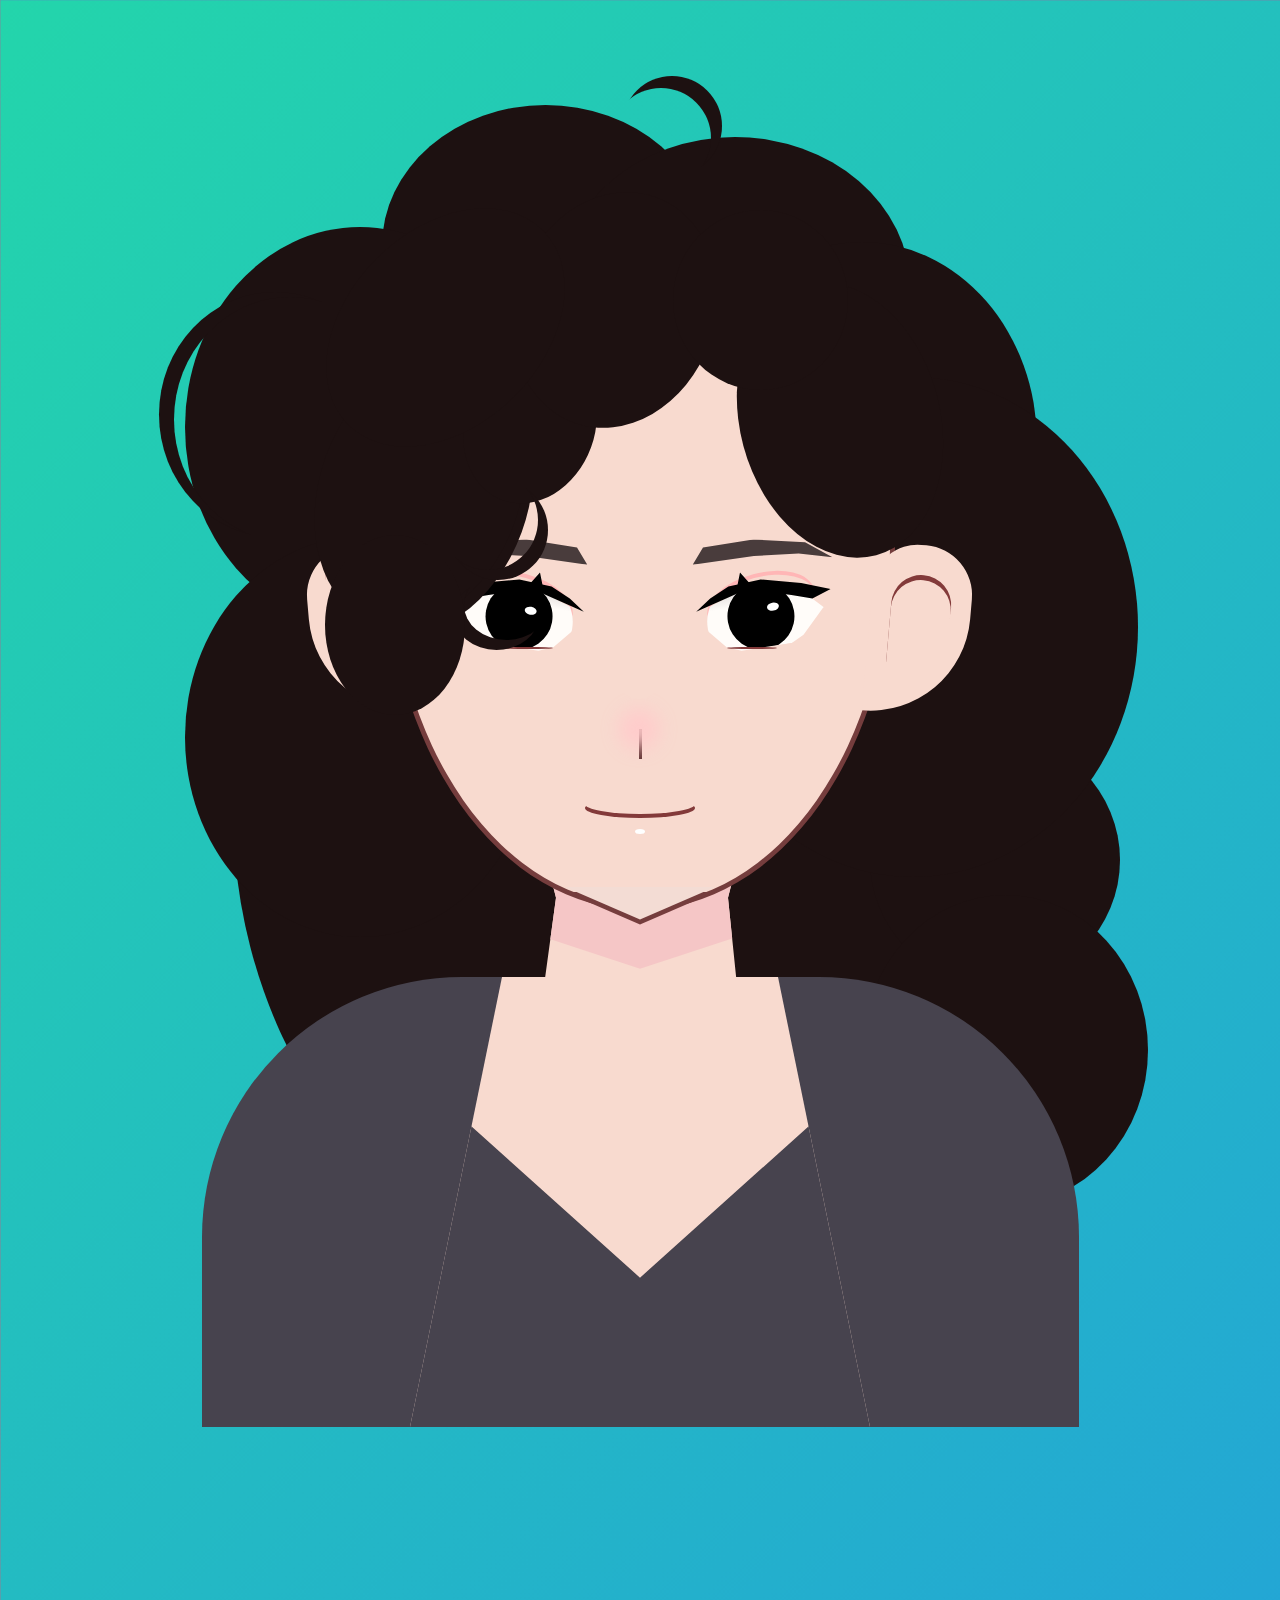
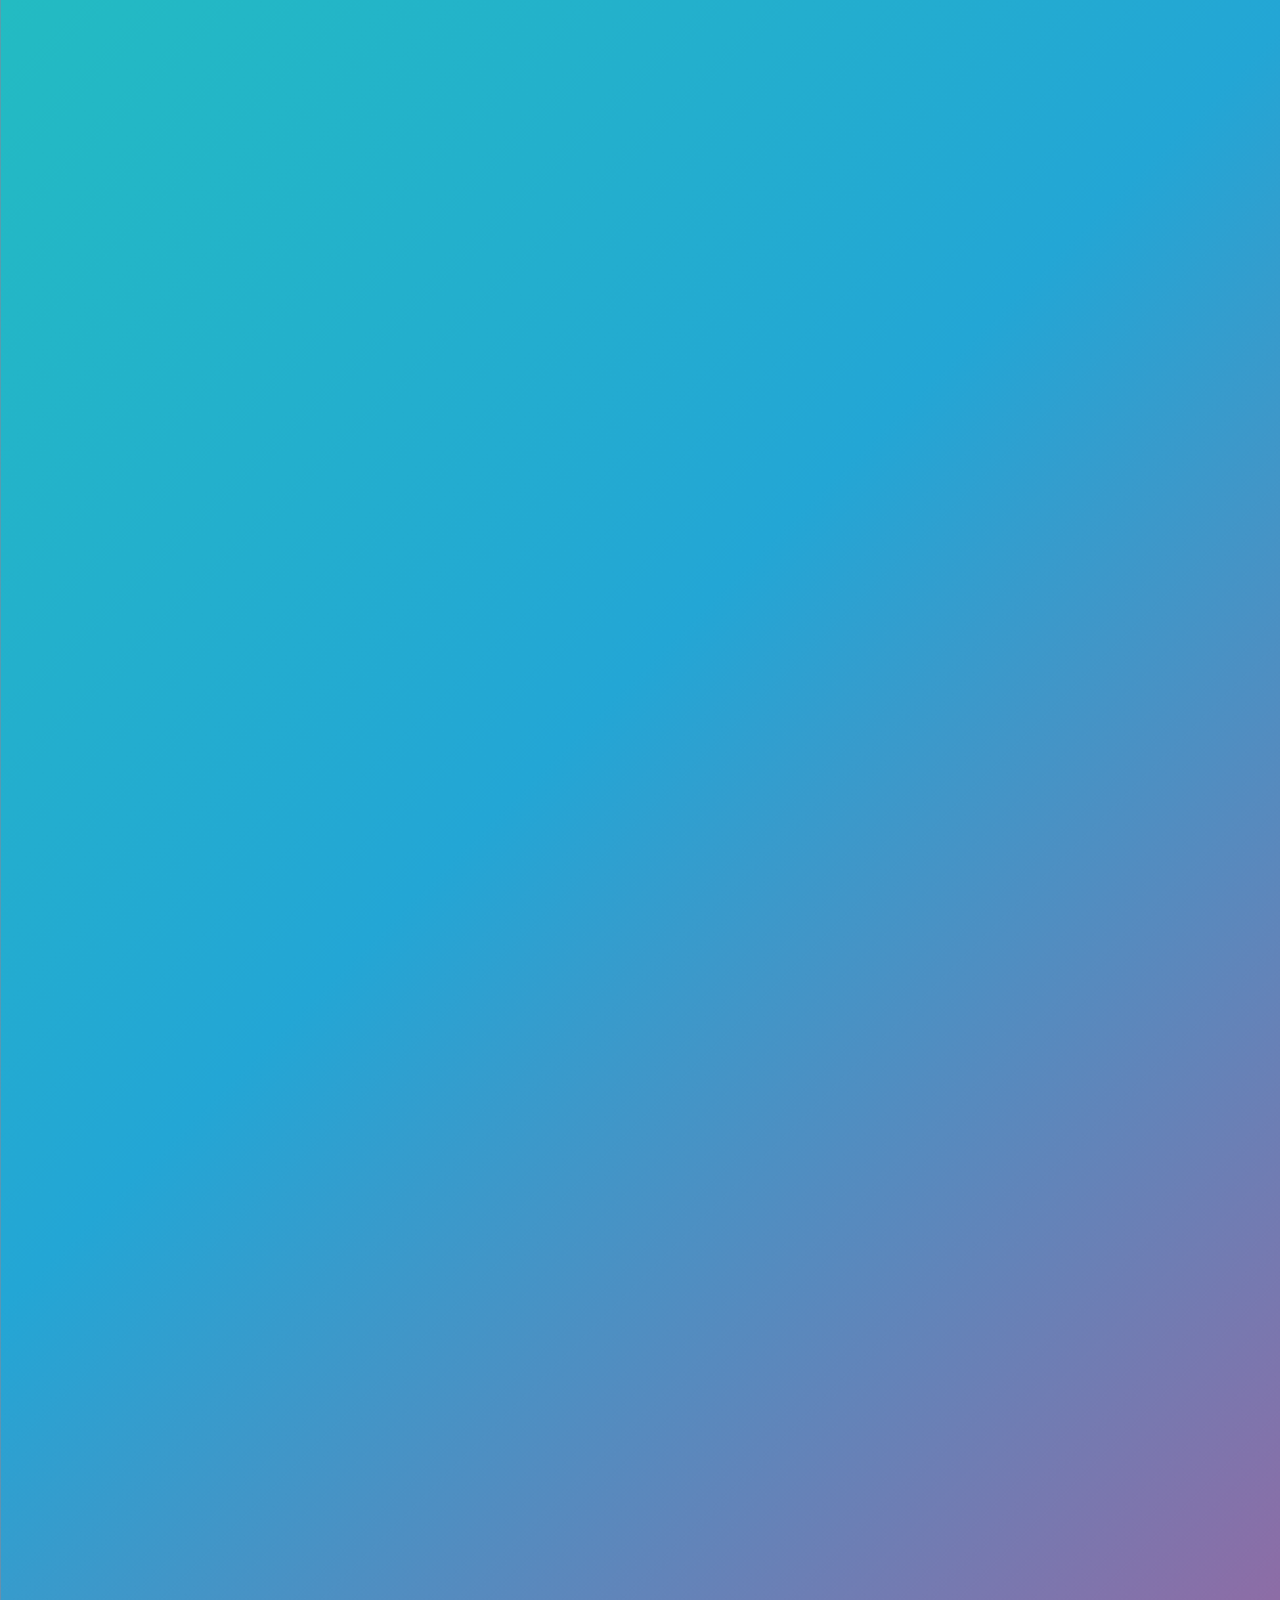
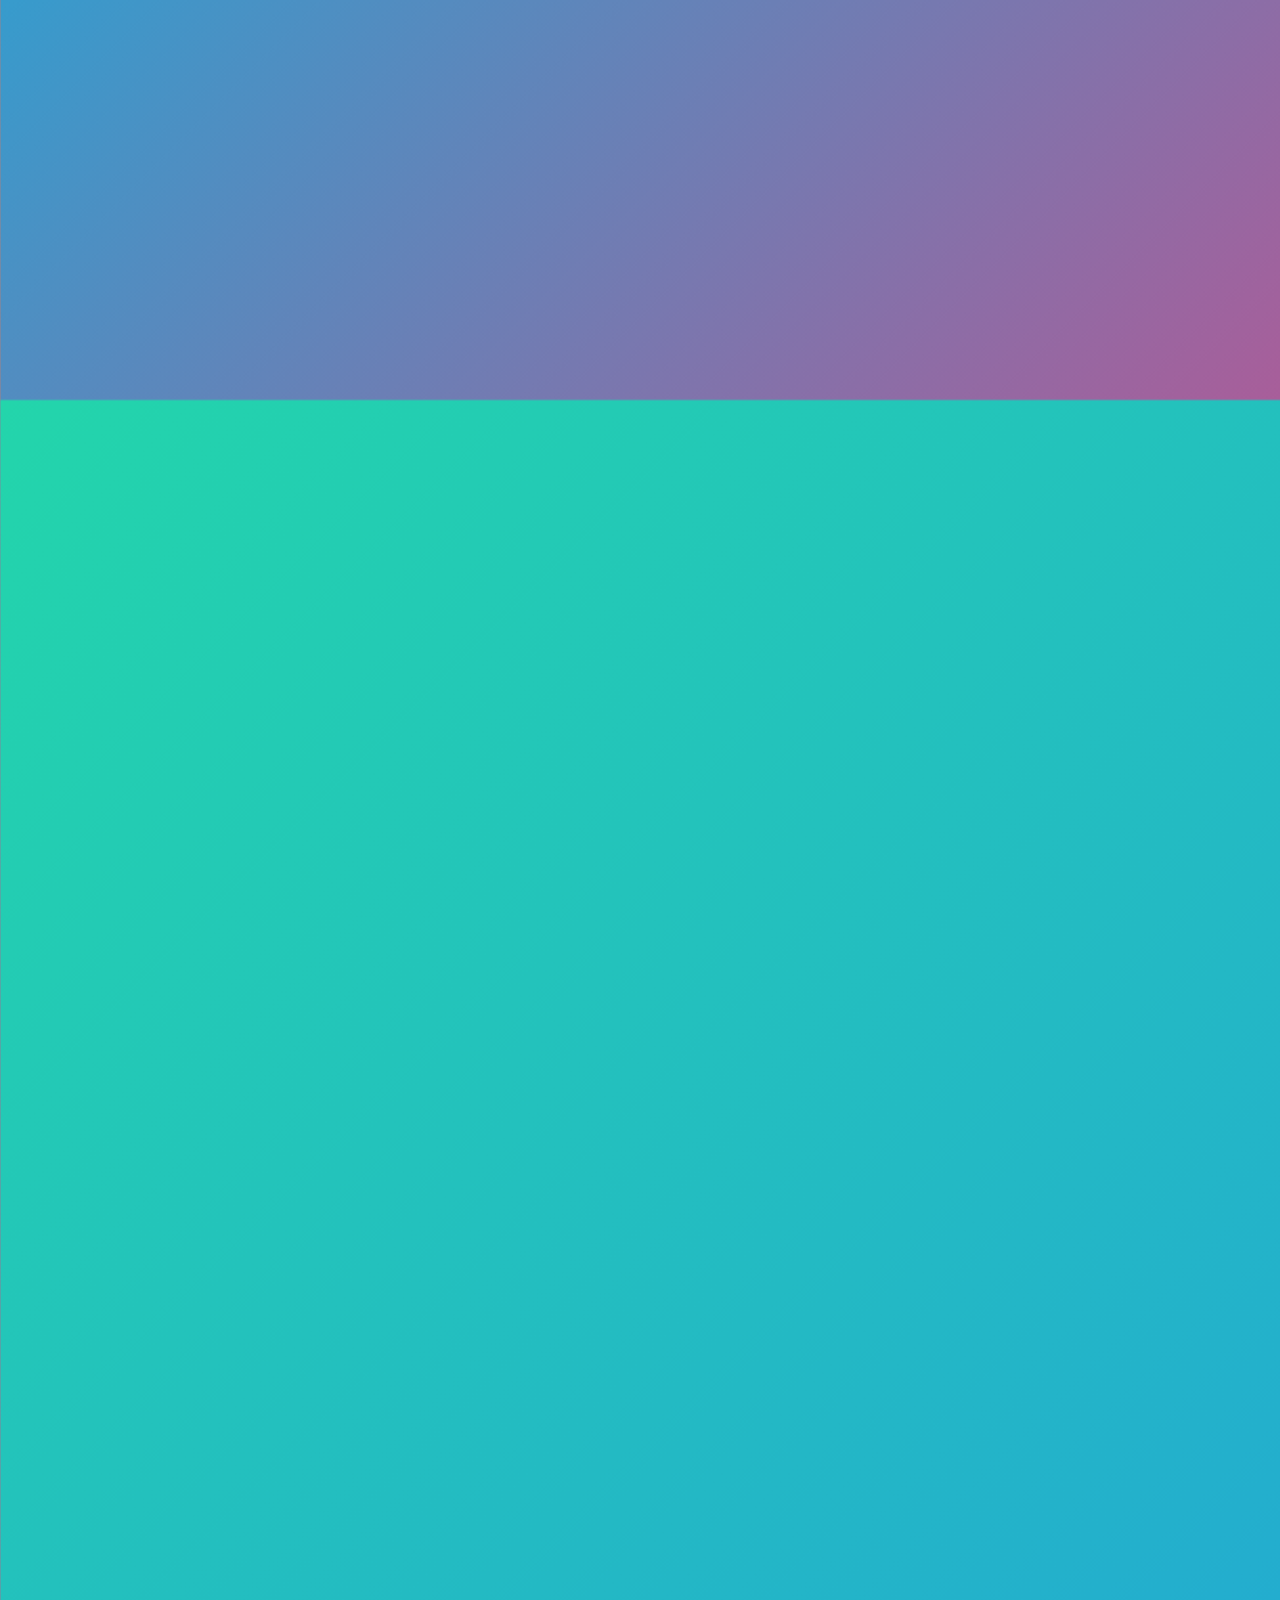
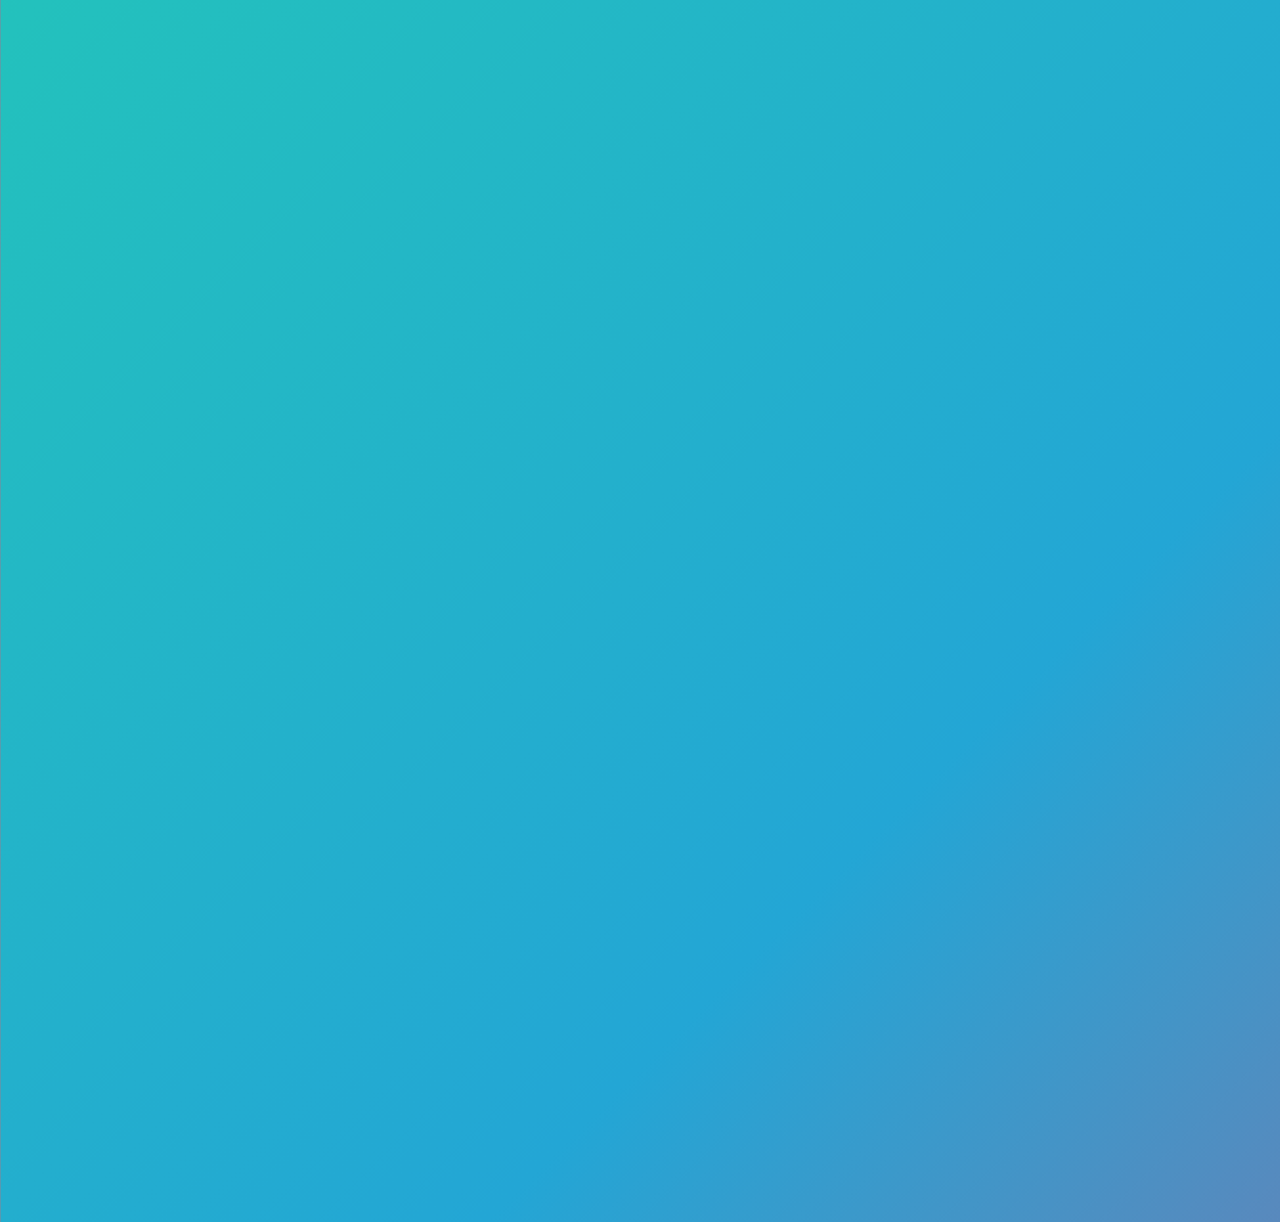
<file: MP08UF01009_ruizP_careta/index.html>
<!DOCTYPE html>
<html lang="en">
<head>
    <meta charset="UTF-8">
    <meta name="viewport" content="width=device-width, initial-scale=1.0">
    <title>pruiz</title>
    <link rel="stylesheet" href="css/style.css">
</head>
<body>
    <div class="cap" id="pruiz">
        <div class="serrell">
            <div class="flequillo f1"></div>
            <div class="flequillo f2"></div>
            <div class="flequillo f3"></div>
            <div class="flequillo f4"></div>
            <div class="flequillo f5"></div>
            <div class="flequillo f6"></div>
            <div class="flequillo f7"></div>
            <div class="flequillo f8"></div>
            <div class="flequillo f9"></div>
            <div class="flequillo f10"></div>
            <div class="flequillo f11"></div>
            <div class="flequillo f12"></div>
            <div class="flequillo f13"></div>
            <div class="flequillo f14"></div>
        </div>
        <div class="cara">
            <div class="front">
                <div class="ceja cj1"></div>
                <div class="ceja cj2"></div>
            </div>
            <div class="mirada">
                <div class="eyeliner e1"></div>
                <div class="eyeliner e2"></div>
                <div class="ull">
                    <div class="iris">
                        <div class="pupila">
                            <div class="linOjo">
                                <div class="brilloOjo"></div>
                                <div class="star"></div>
                            </div>
                        </div>
                    </div>
                    <div class="reflex"></div>
                </div>
                <div class="ull u2">
                    <div class="iris">
                        <div class="pupila">
                             <div class="brilloOjo bo1"></div>
                        </div>
                        <div class="reflex"></div>
                    </div>
                </div>
                <div class="parpado"></div>
                <div class="parpado p2"></div>
                <div class="pinferior pi1"></div>
                <div class="pinferior pi2"></div>
                <div class="pestanyes">
                    <div class="pestanya el1"></div>
                    <div class="pestanya el2"></div>
                </div>
            </div>
            <div class="orelles">
                <div class="orella o1">
                    <div class="interiororella io1"></div>
                </div>
                <div class="orella o2">
                    <div class="pendiente">
                        <div class="penddiente2"></div>
                    </div>
                    <div class="interiororella io2"></div>
                </div>
            </div>
            <div class="nas">
                <div class="nassdw"></div>
            </div>
            <div class="boca">
                <div class="toplip"></div>
                <div class="botlip"></div>
                <div class="brilloBoca"></div>
            </div>
            <div class="barbeta b1"></div>
            <div class="barbeta b2"></div>

        </div>
        <div class="coll">
            <div class="sdwColl"></div>
        </div>
        <div class="pelos">
            <div class="pelo c1"></div>
            <div class="pelo c2"></div>
            <div class="pelo c3"></div>
            <div class="pelo c4"></div>
            <div class="pelo c5"></div>
            <div class="pelo c6"></div>
            <div class="pelo c7"></div>
            <div class="pelo c8"></div>
            <div class="pelo c9"></div>
            <div class="pelo c10"></div>
            <div class="pelo c11"></div>
            <div class="pelo c12"></div>
            <div class="pelo c13"></div>
        </div>
        <div class="samarreta">
            <div class="s1">
                <div class="s3"></div>
            </div>
            <div class="s2"></div>
        </div>
       
    </div>
</body>
</html>
</file>
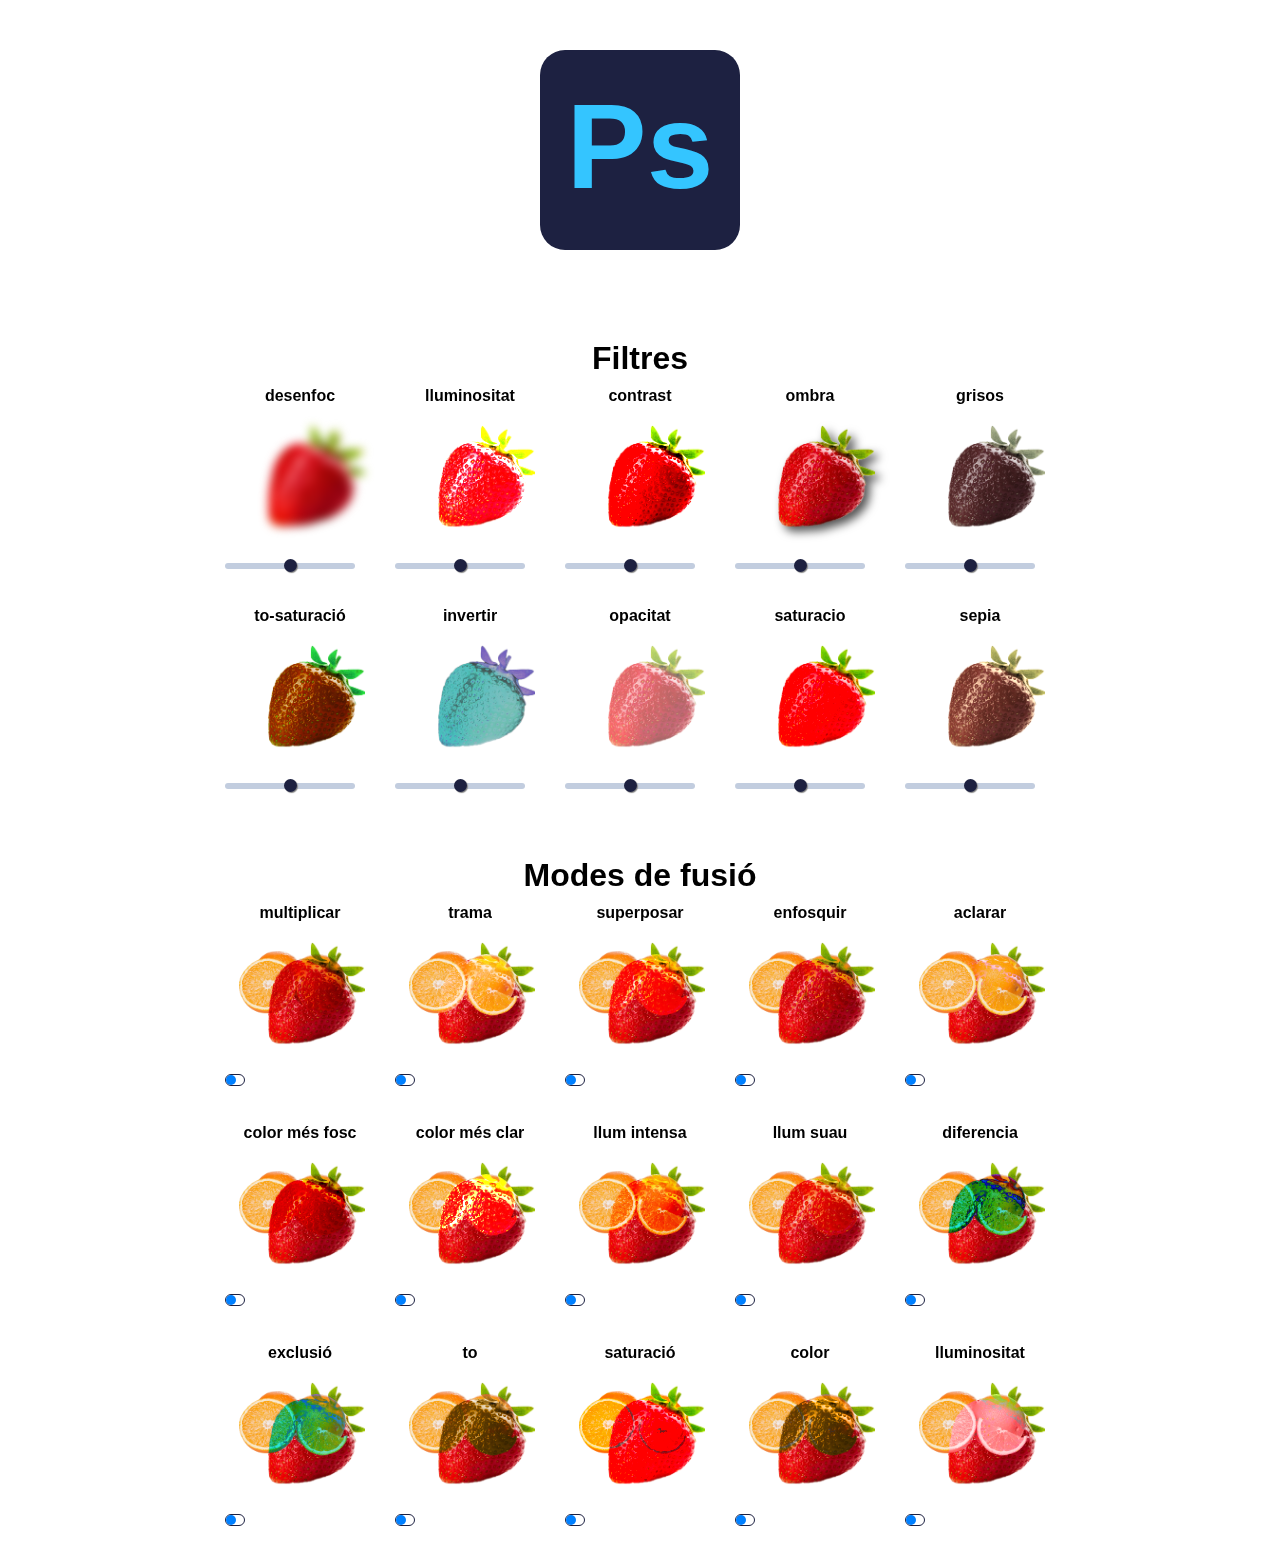
<file: MP08UF02002_ruizP_photoshop/index.html>
<!DOCTYPE html>
<html lang="en">
<head>
    <meta charset="UTF-8">
    <meta name="viewport" content="width=device-width, initial-scale=1.0">
    <title>Fruit</title>
    <link rel="stylesheet" href="css/style.css">
</head>
<body>
    <div class="logo">Ps</div>
    <div class="filtes">
        <h1>Filtres</h1>

        <div class="filtres"></div>
        <div class="fil desenfoc">
            <h2>desenfoc</h2>
            <div class="imatge"></div>
            <input type="range">
        </div>
        <div class="fil lluminositat">
            <h2>lluminositat</h2>
            <div class="imatge"></div>
            <input type="range">
        </div>
        <div class="fil contrast">
            <h2>contrast</h2>
            <div class="imatge"></div>
            <input type="range">
        </div>
        <div class="fil ombra">
            <h2>ombra</h2>
            <div class="imatge"></div>
            <input type="range">
        </div>
        <div class="fil grisos">
            <h2>grisos</h2>
            <div class="imatge"></div>
            <input type="range">
        </div>
        <div class="fil to-saturacio">
            <h2>to-saturació</h2>
            <div class="imatge"></div>
            <input type="range">
        </div>
        <div class="fil invertir">
            <h2>invertir</h2>
            <div class="imatge"></div>
            <input type="range">
        </div>
        <div class="fil opacitat">
            <h2>opacitat</h2>
            <div class="imatge"></div>
            <input type="range">
        </div>
        <div class="fil saturacio">
            <h2>saturacio</h2>
            <div class="imatge"></div>
            <input type="range">
        </div>
        <div class="fil sepia">
            <h2>sepia</h2>
            <div class="imatge"></div>
            <input type="range">
        </div>
    </div>
    <div class="fusions">
        <h1>Modes de fusió</h1>
        <div class="fil multiplicar">
            <h2>multiplicar</h2>
            <div class="imatge">
                <div class="superposada"></div>
            </div>
            <input type="checkbox">
        </div>
        <div class="fil trama">
            <h2>trama</h2>
            <div class="imatge">
                <div class="superposada"></div>
            </div>
            <input type="checkbox">
        </div>
        <div class="fil superposar">
            <h2>superposar</h2>
            <div class="imatge">
                <div class="superposada"></div>
            </div>
            <input type="checkbox">
        </div>
        <div class="fil enfosquir">
            <h2>enfosquir</h2>
            <div class="imatge">
                <div class="superposada"></div>
            </div>
            <input type="checkbox">
        </div>
        <div class="fil aclarar">
            <h2>aclarar</h2>
            <div class="imatge">
                <div class="superposada"></div>
            </div>
            <input type="checkbox">
        </div>
        <div class="fil colorfosc">
            <h2>color més fosc</h2>
            <div class="imatge">
                <div class="superposada"></div>
            </div>
            <input type="checkbox">
        </div>
        <div class="fil colorclar">
            <h2>color més clar</h2>
            <div class="imatge">
                <div class="superposada"></div>
            </div>
            <input type="checkbox">
        </div>
        <div class="fil llumintensa">
            <h2>llum intensa</h2>
            <div class="imatge">
                <div class="superposada"></div>
            </div>
            <input type="checkbox">
        </div>
        <div class="fil llumsuau">
            <h2>llum suau</h2>
            <div class="imatge">
                <div class="superposada"></div>
            </div>
            <input type="checkbox">
        </div>
        <div class="fil diferencia">
            <h2>diferencia</h2>
            <div class="imatge">
                <div class="superposada"></div>
            </div>
            <input type="checkbox">
        </div>
        <div class="fil exclusio">
            <h2>exclusió</h2>
            <div class="imatge">
                <div class="superposada"></div>
            </div>
            <input type="checkbox">
        </div>
        <div class="fil to">
            <h2>to</h2>
            <div class="imatge">
                <div class="superposada"></div>
            </div>
            <input type="checkbox">
        </div>
        <div class="fil saturacio">
            <h2>saturació</h2>
            <div class="imatge">
                <div class="superposada"></div>
            </div>
            <input type="checkbox">
        </div>
        <div class="fil color">
            <h2>color</h2>
            <div class="imatge">
                <div class="superposada"></div>
            </div>
            <input type="checkbox">
        </div>
        <div class="fil brillantor">
            <h2>lluminositat</h2>
            <div class="imatge">
                <div class="superposada"></div>
            </div>
            <input type="checkbox">
        </div>
    </div>

</body>
</html>
</file>
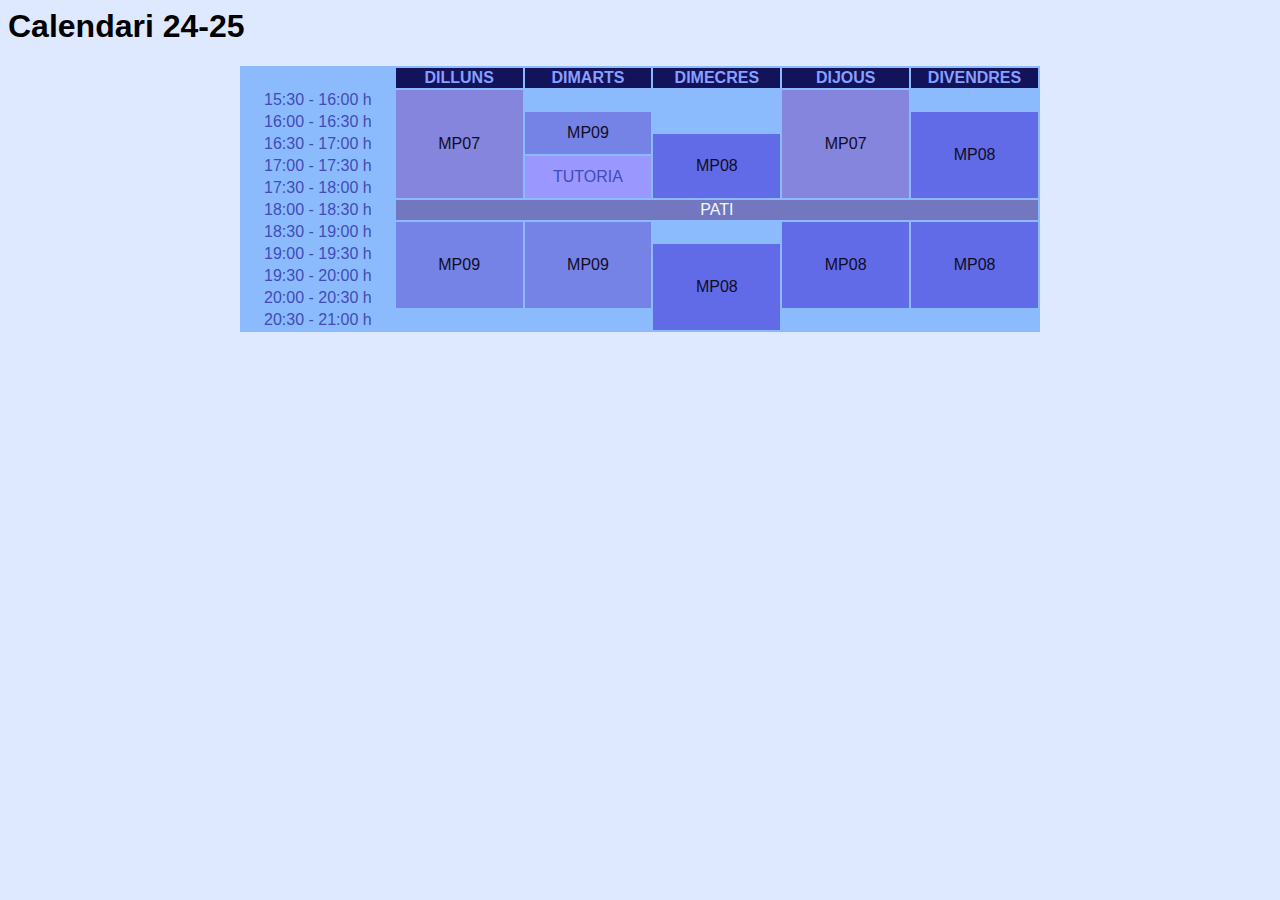
<file: MP08UF1002_ruizP_calendari/index.html>
<html>
    <head>
        <title> Calendari</title>
        <style>
            body {
                background-color: rgb(222, 232, 255);
                font-family: 'Trebuchet MS', 'Lucida Sans Unicode', 'Lucida Grande', 'Lucida Sans', Arial, sans-serif;
            }
            table{
                color: rgb(66, 75, 182);
                background-color: rgb(139, 187, 253);
                width: 800px;
                margin: auto;
                text-align: center;
            }
            th{
                color: rgb(136, 160, 255);
                background-color: rgb(19, 19, 92);
            }
            .MP07{
                background-color: rgb(133, 133, 222);
            }
            .MP07:hover{
                background-color: rgb(98, 0, 255);
            }
            .MP08{
                background-color: rgb(98, 107, 231);
            }
            .MP08:hover{
                background-color: blueviolet;
                color: antiquewhite;
            }
            .MP09{
                background-color: rgb(118, 131, 230);
            }
            .PATI{
                background-color: rgb(115, 119, 192);
                color: aliceblue;
            }
            .TUTORIA{
                background-color: rgb(154, 151, 255);
            }
            .TUTORIA:hover{
                background-color: aliceblue;
            }
            /* Com combinar etiquetes/estils */
            .mp07, .mp08,.mp09 {
                color: rgb(16, 12, 37);
            }
            .MP09:hover, .MP08:hover, .MP07:hover, .TUTORIA:hover{
                background-color: darkslateblue;     
                color: aliceblue;
           }

        </style>
    </head>
    <body >
        <h1>Calendari 24-25</h1>

        <table>
            <!--fila1>casella+casella+casella / tr= tableRow td= table division-->
           
            <tr>
                <td width="120px"></td>
                <th width="100px">DILLUNS</th>
                <th width="100px">DIMARTS</th>
                <th width="100px">DIMECRES</th>
                <th width="100px">DIJOUS</th>
                <th width="100px">DIVENDRES</th>
            </tr>
            <tr> 
                <td>15:30 - 16:00 h</td>
                <td rowspan="5" class="MP07">MP07</td>
                <td></td>
                <td></td>
                <td rowspan="5"class="MP07">MP07</td>
                <td></td>
            </tr>
            <tr>
                <td>16:00 - 16:30 h</td>
                <td rowspan="2" class="MP09">MP09</td>
                <td></td>
                <td rowspan="4" class="MP08">MP08</td> 
            </tr>
            <tr>
                <td>16:30 - 17:00 h</td>
                <td rowspan="3" class="MP08">MP08</td> 
            </tr>
            <tr>
                <td>17:00 - 17:30 h</td>
                <td rowspan="2" class="TUTORIA">TUTORIA</td>
            <tr> 
                <td>17:30 - 18:00 h</td>
            </tr>
            <tr>
                <td>18:00 - 18:30 h</td>
                <td colspan="5" class="PATI">PATI</td>           
            </tr> 
            <tr>
                <td>18:30 - 19:00 h</td>
                <td rowspan="4" class="MP09">MP09</td>
                <td rowspan="4" class="MP09">MP09</td>
                <td></td>
                <td rowspan="4" class="MP08">MP08</td>
                <td rowspan="4" class="MP08">MP08</td>
            </tr>
            <tr>
                <td>19:00 - 19:30 h</td>
                <td rowspan="4" class="MP08">MP08</td>
            </tr>
            <tr>
                <td>19:30 - 20:00 h</td>
            </tr>
            <tr>
                <td>20:00 - 20:30 h</td>
            </tr>
            <tr>
                <td>20:30 - 21:00 h</td>
                <td></td>
                <td></td>
                <td></td>
                <td></td>
            </tr>
        </table>
    </body>
</html>
</file>
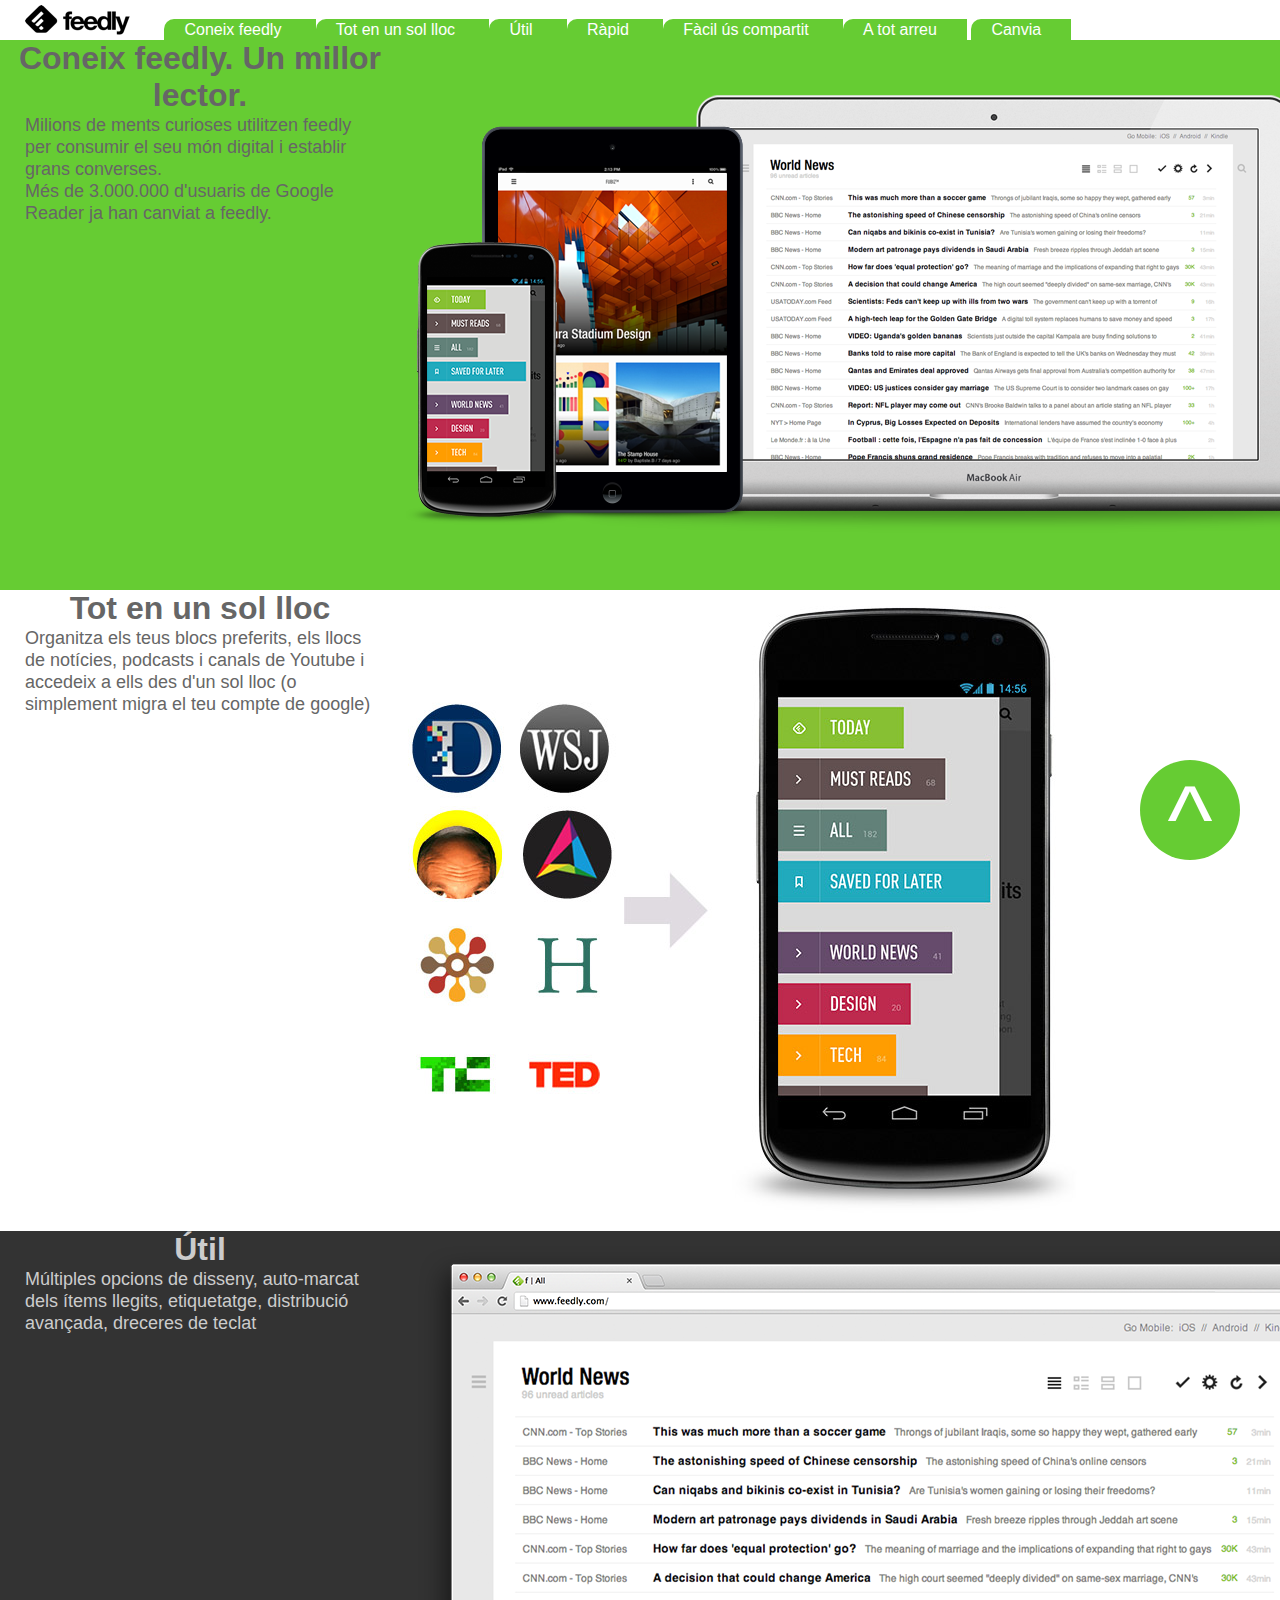
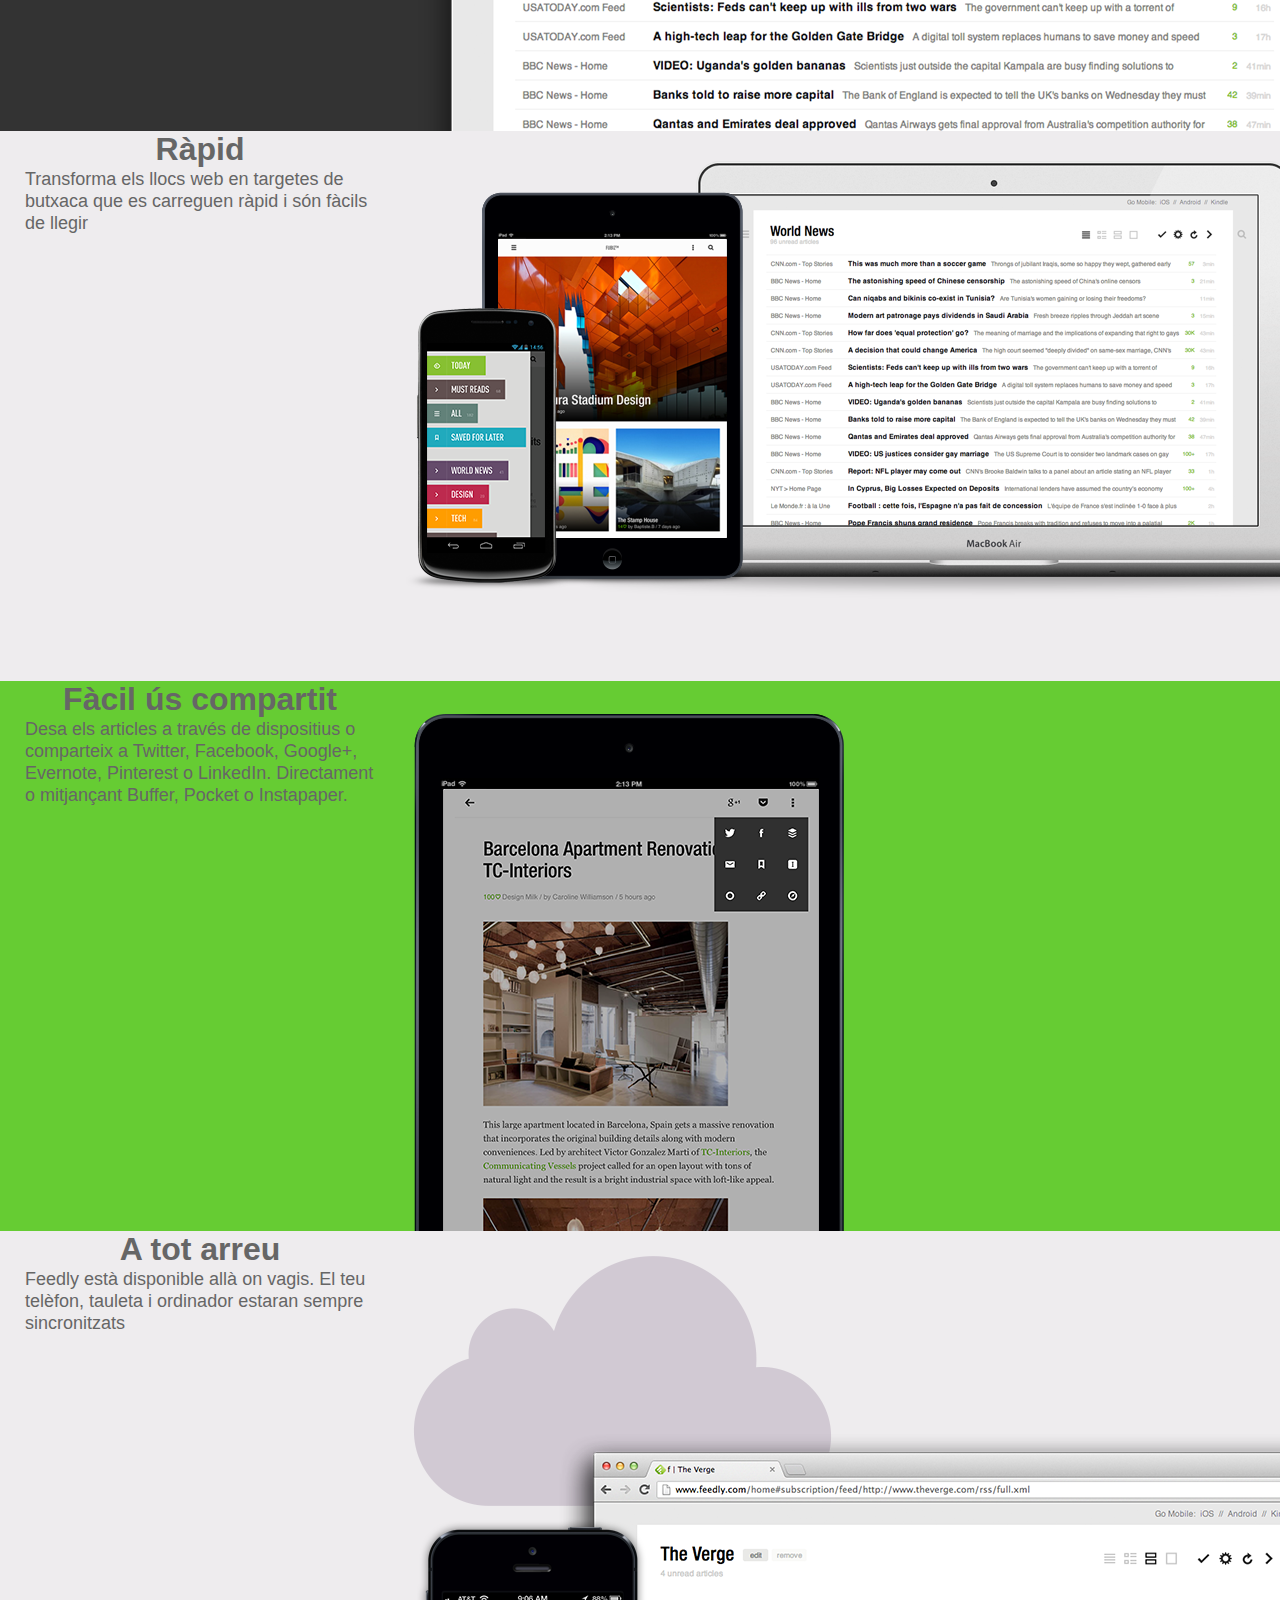
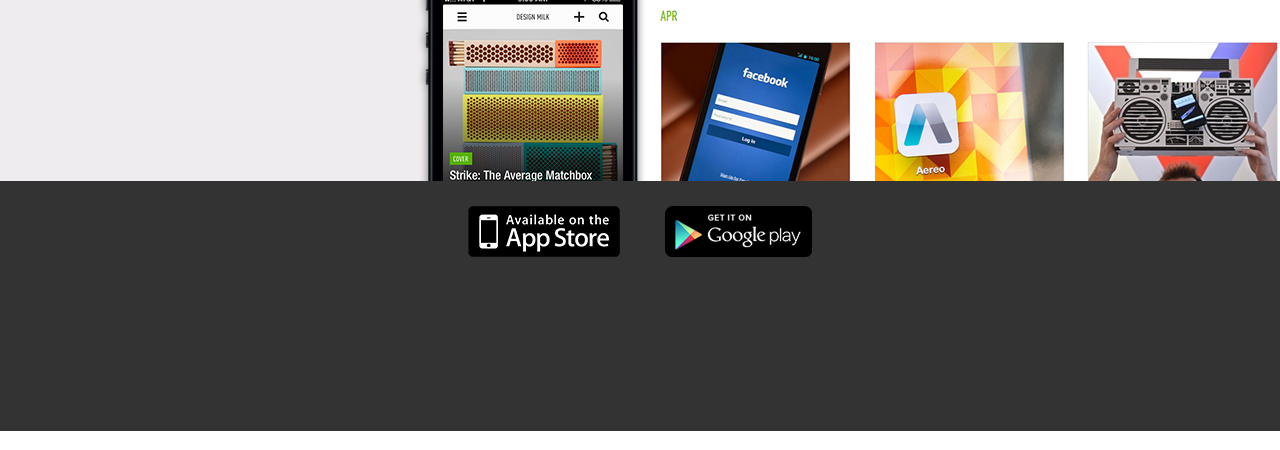
<file: MP08UF1003_ruizP_feedly/index.html>
<!DOCTYPE html>
<html lang="en">
<head>
    <meta charset="UTF-8">
    <meta name="viewport" content="width=device-width, initial-scale=1.0">
    <title>Document</title>
    <style>
        body{
            margin:0;
            color: #666;
            font-family: helvetica;
        }
        h1{
            margin: 0;
            padding: 0;
            text-align: center;
            width: 400px;
        }
        p{
            margin:0;
            font-size: 1.125rem;
            line-height: 1.375rem;
            width: 350px;
            padding: 0 25px;
        }
        .clar{
            color: #ccc;
        }
        .navegacio{
            background-color: white;
            padding: 0px;
        } 
        .coneix{
            height: 550px;
            background-color: #6c3;
            background-image: url(img/img-hero-full-list.png); /*--> poner una imagen de fondo */
            background-repeat: no-repeat;
            background-position: 400px 25px;
        } 
        .tot{
            height: 641px;
            background-color: #ffffff;
            background-image: url(img/allinone.jpg);
            background-repeat: no-repeat;
            background-position: 400px 0px;
        }
        .util{
            height: 500px;
            background-color: #333;
            background-image: url(img/curator-short.png);
            background-repeat: no-repeat;
            background-position: 400px 0px;
        }
        .rapid{
            height: 550px;
            background-color: #eeecee;
            background-image: url(img/img-hero-full-list.png);
            background-repeat: no-repeat;
            background-position: 400px 0px;
        }
        .facil{
            height: 550px;
            background-image: url(img/mobile-share.png);
            background-repeat: no-repeat;
            background-position: 400px 15px;
        }
        .arreu{
            height: 550px;
            background-color: #eeecee;
            background-image: url(img/anywhere.png);
            background-repeat: no-repeat;
            background-position: 400px 10px;
        }
        .descarrega{
            height: 200px;
            background-color: #333;
            text-align: center;
            padding: 25px;
        }
        ul{
            padding: 5px;
            margin:0px;
        }
        li{
            padding: 0 10px 0 0;
        }
        a:link{
            color: #ffffff;
            text-decoration: none;
            background-color: #6c3;
            text-align: center;
        }
        a:hover{
            color: #6c3;
            background-color: #666;
        }
        .sensestil{
            background-color: transparent;

        }
        .sensestil:link{
            background-color: transparent;    
        }
        .tornar{
            width: 100px;
            height: 100px;
            background-color: #6c3;
            border-radius: 50px;
            text-align: center;
            color: white;
            font-size: 6rem;
            line-height: 7.5rem;
            margin: 0 0 0 10px; 
            position: fixed;
            right: 40px;
            bottom: 40px;
        }
        .tornar:hover{
            background-color: #666;
        }
        @media screen and (min-width: 480px) {
            .navegacio{
            height: 40px;
            } 
            .coneix, .facil{
            background-color: #6c3;
            }        
            a:link{
                background-color: #6c3;
                border-radius: 10px 0px 0px 0px;
                padding: 2px 20px;
            }
            li{
                display: inline;
            }

        }
        /*-----MOVIL-----*/
        @media screen and (max-width: 480px) {
            
            .navegacio{
            height: ;
            } 
            .coneix, .facil{
            background-color: #858FB4;
            color: white;
            }   
            a:link{
                background-color: #858FB4;
                border-radius: 0px;
                padding: 0px;
                color: #666;
                
            }     
            li{
                display: block;
                background: #858FB4;
                margin: 1px 0;
                padding: 5px;
            }
            a:visited{
                color: white;
            }
            li:hover{
                background-color: #93a4e6;
            }
            ul{
                padding: 0;
            }

            .coneix, .tot, .arreu, .rapid, .facil, .canvia, .util{
                background-position: 0px 300px;
                background-size: 100vw;
            }
        }
    </style>
</head>
<body>
    <div class="navegacio" id="inici">
        <ul>
            <a href="#inici" style="background-color: white;"><li style="background-color: white;"><img src="img/feedly-logo-small-black.png"></li></a>
            <a href="#coneix"><li> Coneix feedly </li></a>
            <a href="#tot"><li> Tot en un sol lloc </li></a>
            <a href="#util"><li> Útil </li></a>
            <a href="#rapid"><li> Ràpid </li></a>
            <a href="#facil"><li> Fàcil ús compartit </li></a>
            <a href="#arreu"><li> A tot arreu</li></a>
            <a href="#descarrega"><li> Canvia </li></a>
        </ul>
    </div>
    <div class="coneix" id="coneix">
        <h1>Coneix feedly. Un millor lector.</h1>
        <p>Milions de ments curioses utilitzen feedly per consumir el seu món digital i establir grans converses.</p>
        <p>Més de 3.000.000 d'usuaris de Google Reader ja han canviat a feedly.</p>
    </div>
    <div class="tot" id="tot">
        <h1>Tot en un sol lloc</h1>
        <p> Organitza els teus blocs preferits, els llocs de notícies, podcasts i canals de Youtube i accedeix a ells des d'un sol lloc (o simplement migra el teu compte de google) </p>
    </div>
    <div class="util clar" id="util">
        <h1>Útil</h1>
        <p> Múltiples opcions de disseny, auto-marcat dels ítems llegits, etiquetatge, distribució avançada, dreceres de teclat</p>
    </div>
    <div class="rapid" id="rapid">
        <h1>Ràpid</h1>
        <p>Transforma els llocs web en targetes de butxaca que es carreguen ràpid i són fàcils de llegir</p>
    </div>
    <div class="facil" id="facil">
        <h1>Fàcil ús compartit</h1>
        <p> Desa els articles a través de dispositius o comparteix a Twitter, Facebook, Google+, Evernote, Pinterest o LinkedIn. Directament o mitjançant Buffer, Pocket o Instapaper.</p>
    </div>
    <div class="arreu" id="arreu">
        <h1>A tot arreu</h1>
        <p>Feedly està disponible allà on vagis. El teu telèfon, tauleta i ordinador estaran sempre sincronitzats</p>
    </div>
    <div class="descarrega" id="descarrega">
        <a href="https://apps.apple.com/es/app/feedly-smart-news-reader/id396069556" target="_blank" class="sensestil"><img src="img/appstore.png" alt=""></a>
        <span></span>
        <a href="https://play.google.com/store/apps/details?id=com.devhd.feedly&hl=ca&pli=1" target="_blank" class="sensestil"><img src="img/googleplay.png" alt=""></a>
    </div>
    <a class="sensestil" href="#inici"><div class="tornar">^</div></a>
</body>
</html>

<!---->
</file>
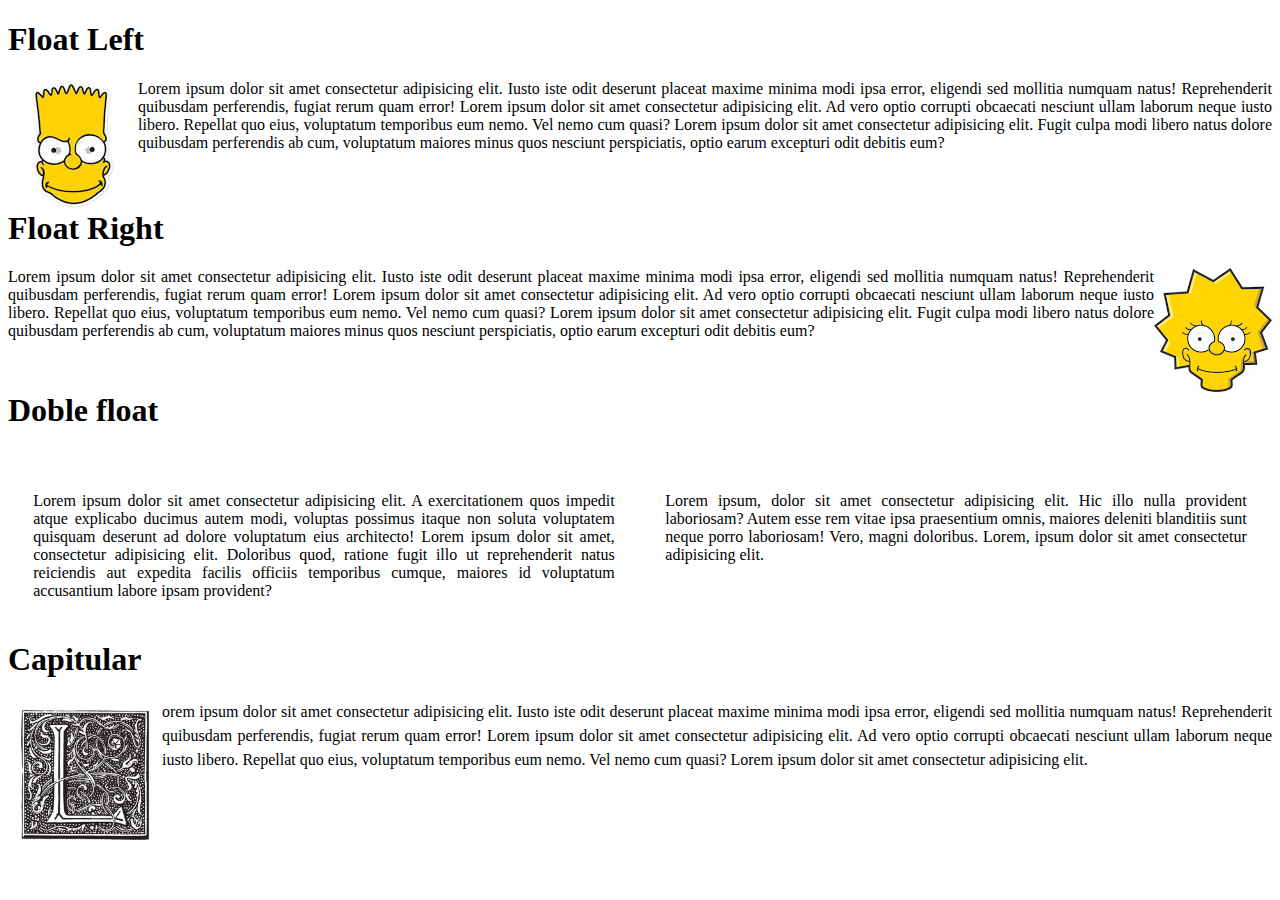
<file: MP08UF1004_ruizP_Flotacions/index.html>
<!DOCTYPE html>
 <html lang="en">
 <head>
    <meta charset="UTF-8">
    <meta name="viewport" content="width=device-width, initial-scale=1.0">
    <title>Float</title> 
    <style>
        img{
            float: none;

        }
        .left img{
            float: left;
        }
        .right img{
            float: right;
        }
        p{
            text-align: justify;
        }
        h1{
            clear: both;
        }
        .primer{
            width: 46%;
            padding: 2%;
            float: left;
        }
        .segon{
            width: 46%;
            padding: 2%;
            float: right;
        }
        .capitular img{
            float: left;
            width: 144px;
            padding: 5px;
        }
        .capitular p{
            line-height: 24px;
            margin: 0;
        }

    </style>
 </head>
 <body>
    <div class="left">
        <h1>Float Left</h1>
        <img src="img/bart.jpg" alt="">
        <p>Lorem ipsum dolor sit amet consectetur adipisicing elit. Iusto iste odit deserunt placeat maxime minima modi ipsa error, eligendi sed mollitia numquam natus! Reprehenderit quibusdam perferendis, fugiat rerum quam error! Lorem ipsum dolor sit amet consectetur adipisicing elit. Ad vero optio corrupti obcaecati nesciunt ullam laborum neque iusto libero. Repellat quo eius, voluptatum temporibus eum nemo. Vel nemo cum quasi? Lorem ipsum dolor sit amet consectetur adipisicing elit. Fugit culpa modi libero natus dolore quibusdam perferendis ab cum, voluptatum maiores minus quos nesciunt perspiciatis, optio earum excepturi odit debitis eum?</p>
    </div>
    <div class="right">
        <h1>Float Right</h1>
        <img src="img/lisa.png" alt="">
        <p>Lorem ipsum dolor sit amet consectetur adipisicing elit. Iusto iste odit deserunt placeat maxime minima modi ipsa error, eligendi sed mollitia numquam natus! Reprehenderit quibusdam perferendis, fugiat rerum quam error! Lorem ipsum dolor sit amet consectetur adipisicing elit. Ad vero optio corrupti obcaecati nesciunt ullam laborum neque iusto libero. Repellat quo eius, voluptatum temporibus eum nemo. Vel nemo cum quasi? Lorem ipsum dolor sit amet consectetur adipisicing elit. Fugit culpa modi libero natus dolore quibusdam perferendis ab cum, voluptatum maiores minus quos nesciunt perspiciatis, optio earum excepturi odit debitis eum?</p>
    </div>
    <div class="columnes">
        <h1>Doble float</h1>
        <p class="primer">Lorem ipsum dolor sit amet consectetur adipisicing elit. A exercitationem quos impedit atque explicabo ducimus autem modi, voluptas possimus itaque non soluta voluptatem quisquam deserunt ad dolore voluptatum eius architecto! Lorem ipsum dolor sit amet, consectetur adipisicing elit. Doloribus quod, ratione fugit illo ut reprehenderit natus reiciendis aut expedita facilis officiis temporibus cumque, maiores id voluptatum accusantium labore ipsam provident?</p>
        <p class="segon">Lorem ipsum, dolor sit amet consectetur adipisicing elit. Hic illo nulla provident laboriosam? Autem esse rem vitae ipsa praesentium omnis, maiores deleniti blanditiis sunt neque porro laboriosam! Vero, magni doloribus. Lorem, ipsum dolor sit amet consectetur adipisicing elit.</p>
    </div>
    <div class="capitular">
        <h1>Capitular</h1>
        <img src="img/capitular.jpg">
        <p>orem ipsum dolor sit amet consectetur adipisicing elit. Iusto iste odit deserunt placeat maxime minima modi ipsa error, eligendi sed mollitia numquam natus! Reprehenderit quibusdam perferendis, fugiat rerum quam error! Lorem ipsum dolor sit amet consectetur adipisicing elit. Ad vero optio corrupti obcaecati nesciunt ullam laborum neque iusto libero. Repellat quo eius, voluptatum temporibus eum nemo. Vel nemo cum quasi? Lorem ipsum dolor sit amet consectetur adipisicing elit.</p>
    </div>
 </body>
 </html>
</file>
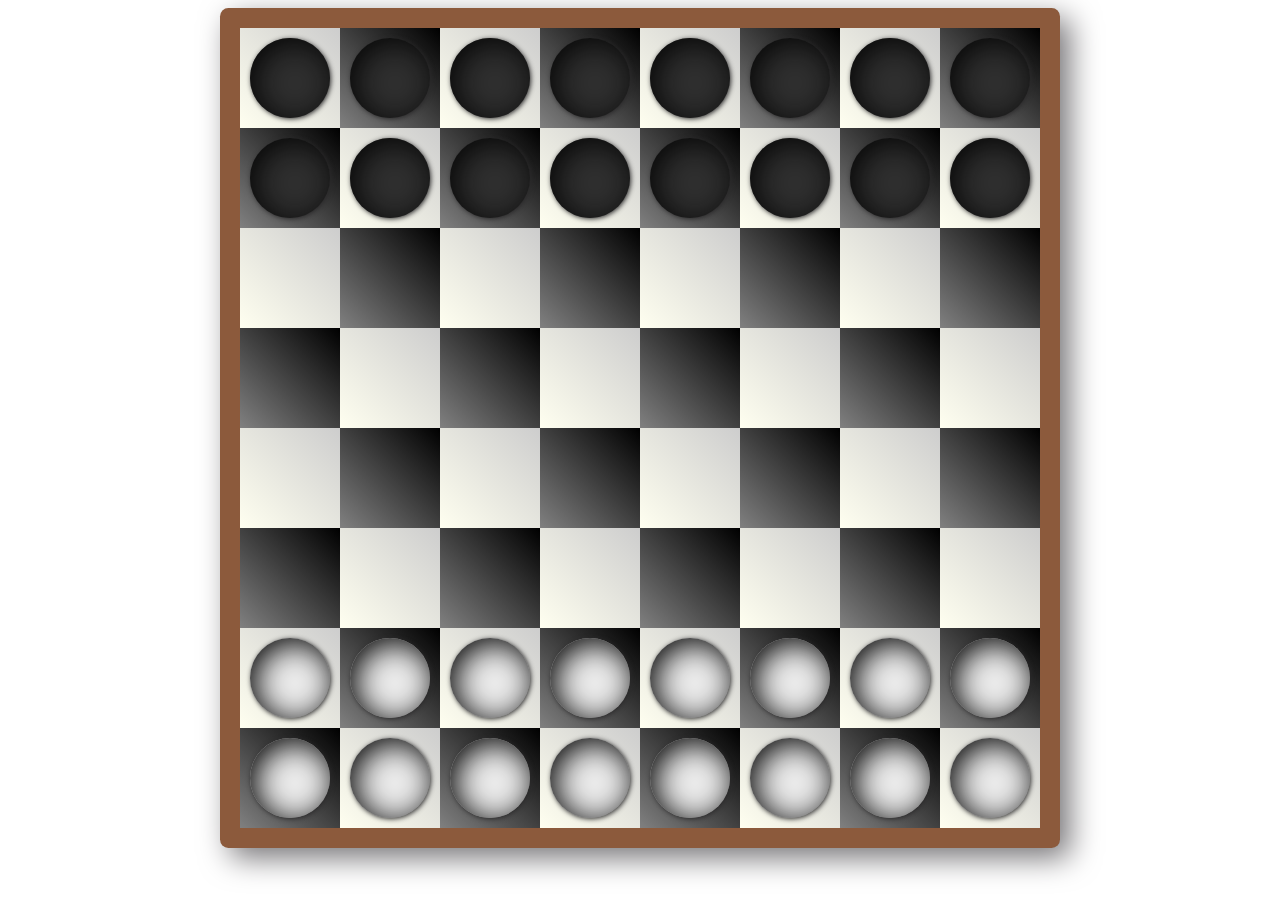
<file: MP08UF1005_ruizP_escacs/index.html>
<!DOCTYPE html>
<html lang="en">
<head>
    <meta charset="UTF-8">
    <meta name="viewport" content="width=device-width, initial-scale=1.0">
    <title>Escacs</title>
    <link rel="stylesheet" href="index.css">
</head>

<body>
    <div class="taulell">

        <div class="contenidor">
            <div class="casella">
                <div class="fitxa"></div>
            </div>
            <div class="casella">
                <div class="fitxa"></div>
            </div>
            <div class="casella">
                <div class="fitxa"></div>
            </div>
            <div class="casella">
                <div class="fitxa"></div>
            </div>
            <div class="casella">
                <div class="fitxa"></div>
            </div>
            <div class="casella">
                <div class="fitxa"></div>
            </div>
            <div class="casella">
                <div class="fitxa"></div>
            </div>
            <div class="casella">
                <div class="fitxa"></div>
            </div>
        </div>

        <div class="contenidor">
            <div class="casella">
                <div class="fitxa"></div>
            </div>
            <div class="casella">
                <div class="fitxa"></div>
            </div>
            <div class="casella">
                <div class="fitxa"></div>
            </div>
            <div class="casella">
                <div class="fitxa"></div>
            </div>
            <div class="casella">
                <div class="fitxa"></div>
            </div>
            <div class="casella">
                <div class="fitxa"></div>
            </div>
            <div class="casella">
                <div class="fitxa"></div>
            </div>
            <div class="casella">
                <div class="fitxa"></div>
            </div>
        </div>

        <div class="contenidor">
            <div class="casella"></div>
            <div class="casella"></div>
            <div class="casella"></div>
            <div class="casella"></div>
            <div class="casella"></div>
            <div class="casella"></div>
            <div class="casella"></div>
            <div class="casella"></div>
        </div>

        <div class="contenidor">
            <div class="casella"></div>
            <div class="casella"></div>
            <div class="casella"></div>
            <div class="casella"></div>
            <div class="casella"></div>
            <div class="casella"></div>
            <div class="casella"></div>
            <div class="casella"></div>
        </div>

        <div class="contenidor">
            <div class="casella"></div>
            <div class="casella"></div>
            <div class="casella"></div>
            <div class="casella"></div>
            <div class="casella"></div>
            <div class="casella"></div>
            <div class="casella"></div>
            <div class="casella"></div>
        </div>
        <div class="contenidor">
            <div class="casella"></div>
            <div class="casella"></div>
            <div class="casella"></div>
            <div class="casella"></div>
            <div class="casella"></div>
            <div class="casella"></div>
            <div class="casella"></div>
            <div class="casella"></div>
        </div>

        <div class="contenidor">
            <div class="casella">
                <div class="fitxa"></div>
            </div>
            <div class="casella">
                <div class="fitxa"></div>
            </div>
            <div class="casella">
                <div class="fitxa"></div>
            </div>
            <div class="casella">
                <div class="fitxa"></div>
            </div>
            <div class="casella">
                <div class="fitxa"></div>
            </div>
            <div class="casella">
                <div class="fitxa"></div>
            </div>
            <div class="casella">
                <div class="fitxa"></div>
            </div>
            <div class="casella">
                <div class="fitxa"></div>
            </div>
        </div>

        <div class="contenidor">
            <div class="casella">
                <div class="fitxa"></div>
            </div>
            <div class="casella">
                <div class="fitxa"></div>
            </div>
            <div class="casella">
                <div class="fitxa"></div>
            </div>
            <div class="casella">
                <div class="fitxa"></div>
            </div>
            <div class="casella">
                <div class="fitxa"></div>
            </div>
            <div class="casella">
                <div class="fitxa"></div>
            </div>
            <div class="casella">
                <div class="fitxa"></div>
            </div>
            <div class="casella">
                <div class="fitxa"></div>
            </div>
        </div>
    </div>  
    <div></div>
    
</body>
</html>
</file>
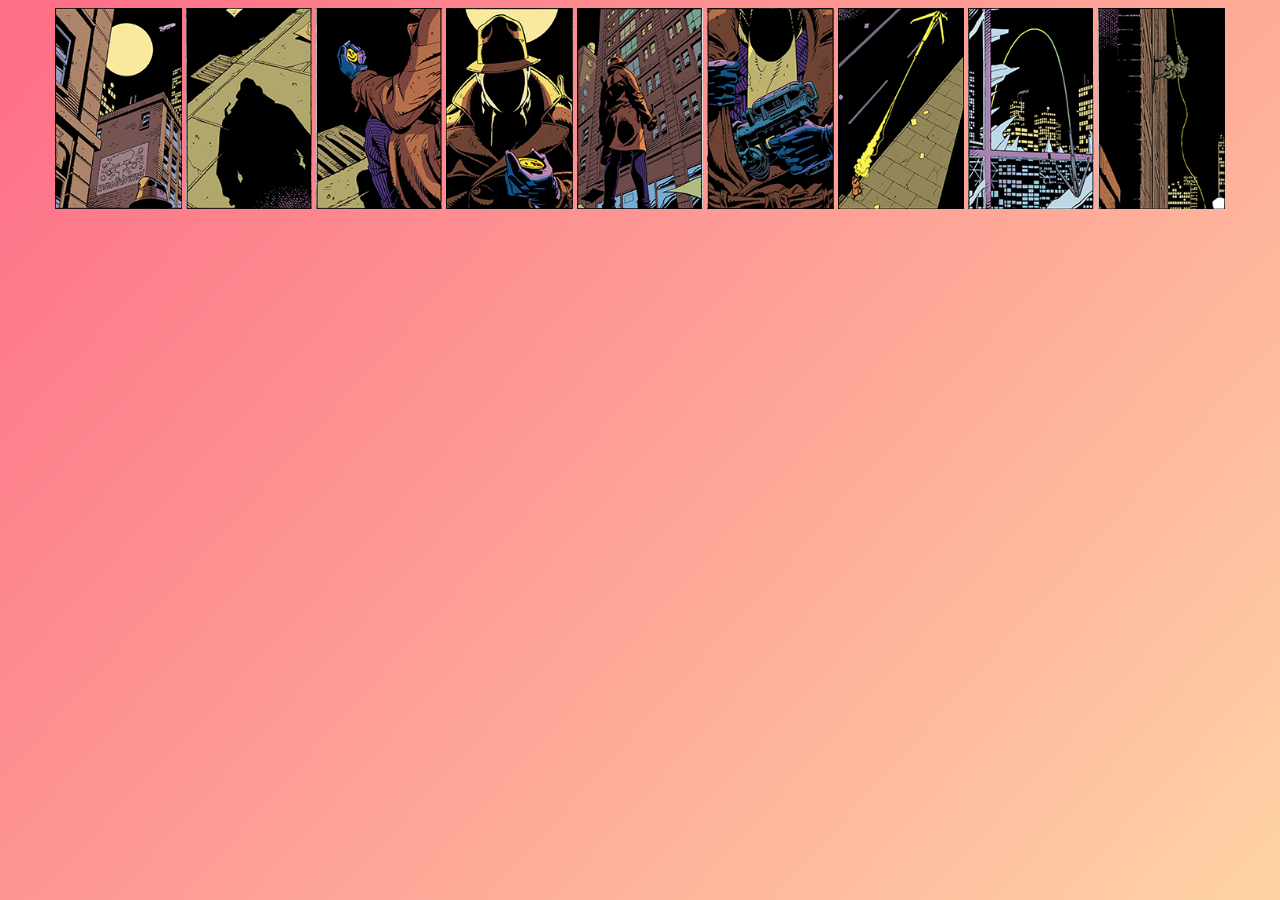
<file: MP08UF1006_ruizP_watchmen/index.html>
<!DOCTYPE html>
<html lang="en">
<head>
    <meta charset="UTF-8">
    <meta name="viewport" content="width=device-width, initial-scale=1.0">
    <title>Watchmen</title>
    <link rel="stylesheet" href="fons.css" media="screen">
    <link rel="stylesheet" href="print.css" media="print">
</head>
<body>
    <img src="img/Watch1.png">
    <img src="img/Watch2.png">
    <img src="img/Watch3.png">
    <img src="img/Watch4.png">
    <img src="img/Watch5.png">
    <img src="img/Watch6.png">
    <img src="img/Watch7.png">
    <img src="img/Watch8.png">
    <img src="img/Watch9.png">
</body>
</html>
</file>
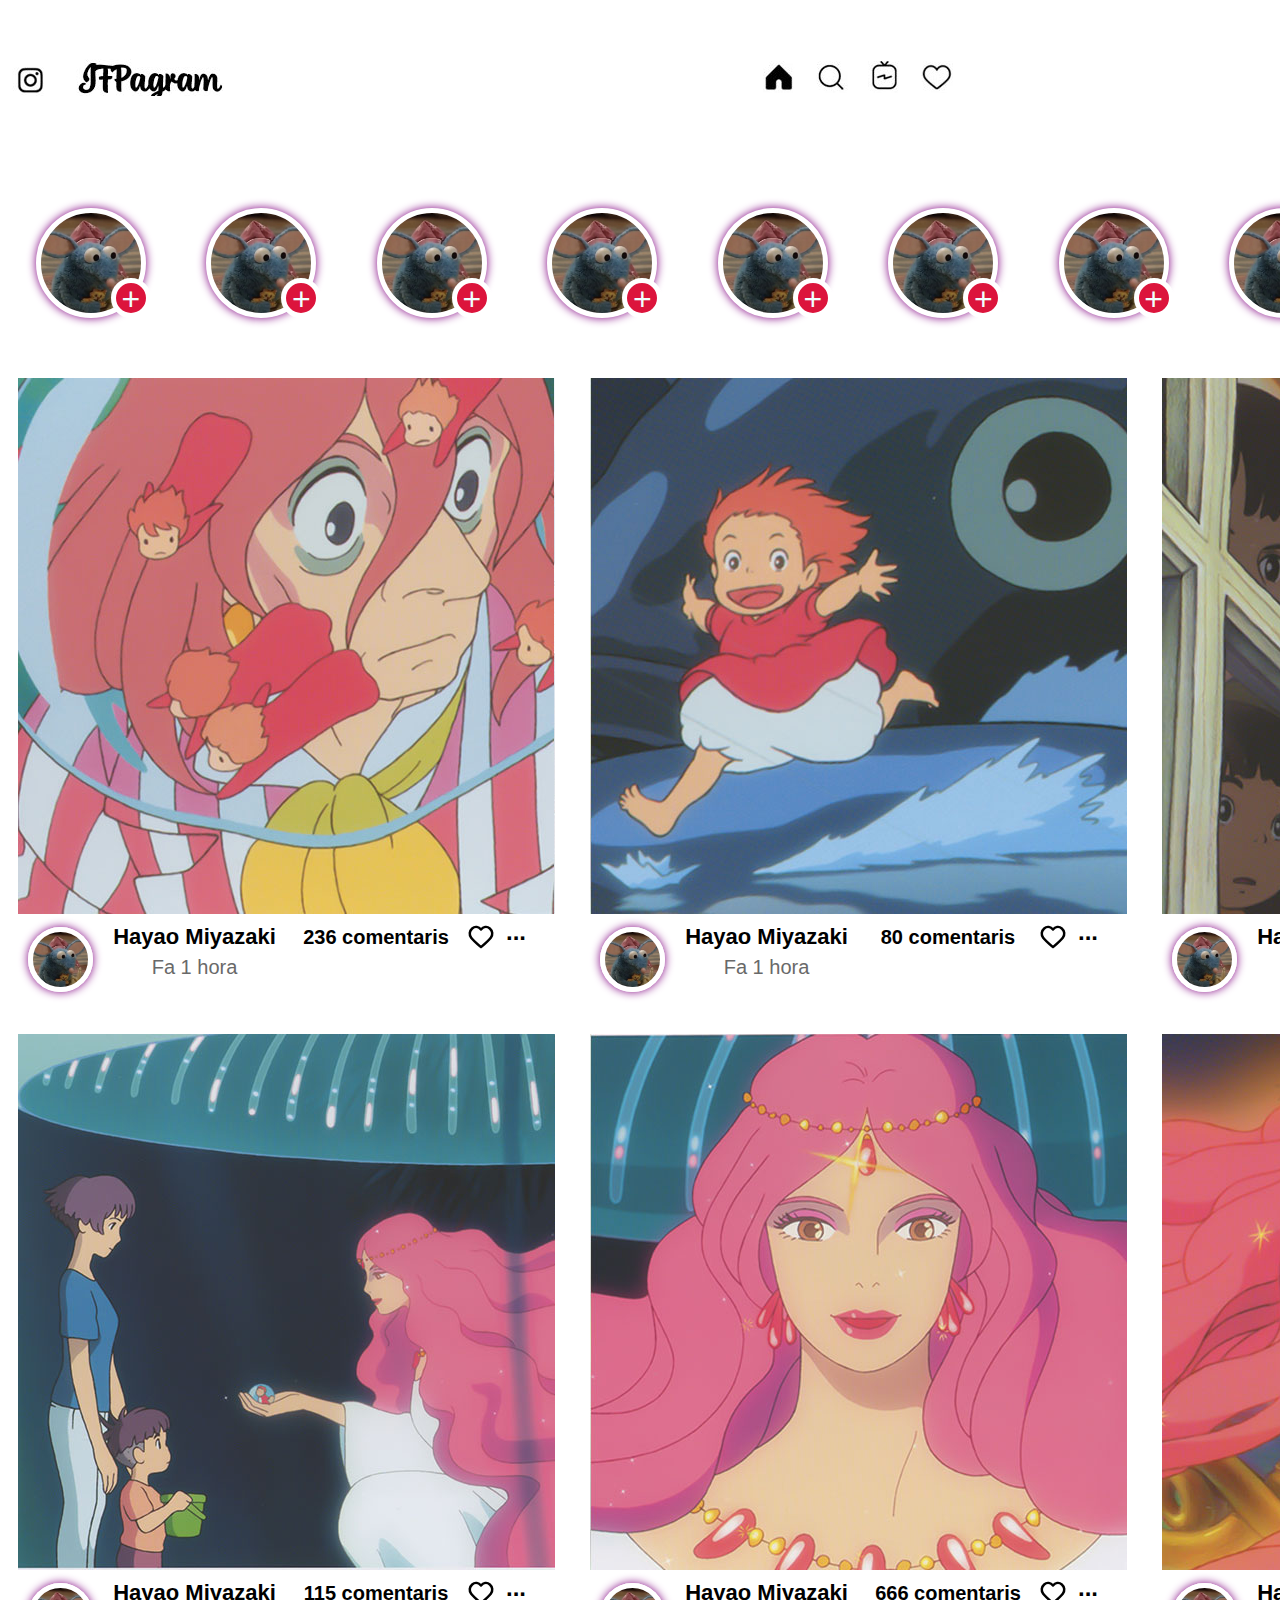
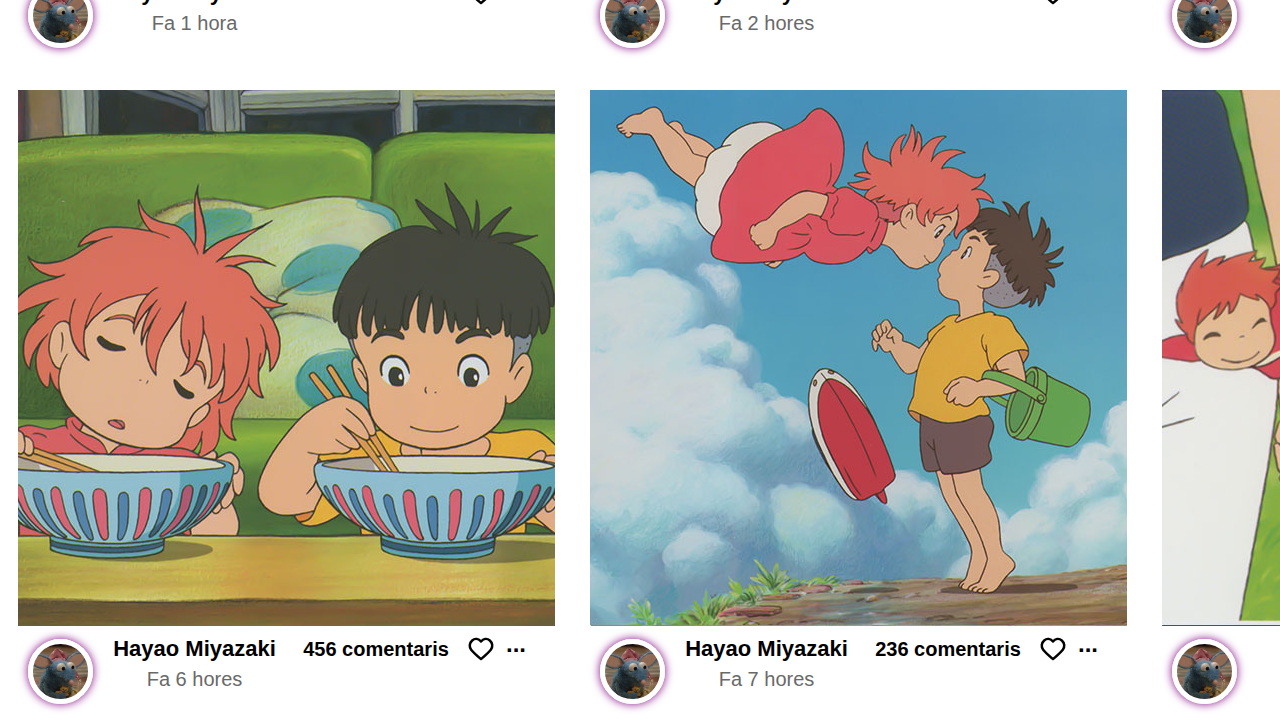
<file: MP08UF1007_ruizP_ifpagram/index.html>
<!DOCTYPE html>
<html lang="en">
<head>
    <meta charset="UTF-8">
    <meta name="viewport" content="width=device-width, initial-scale=1.0">
    <title>IFPagram</title>
    <link rel="stylesheet" href="css/reset.css">
    <link rel="stylesheet" href="css/style.css">
</head>
<body>
    <header>
        <div class="contenidor">
            <a href="#"><div class="home"></div></a>
            <ul class="menu">
                <a href="#"><li class="inici"></li></a>
                <a href="#"><li class="cerca"></li></a>
                <a href="#"><li class="reels"></li></a>
                <a href="#"><li class="favorits"></li></a>
            </ul>
            <ul class="perfil">
                <a href="#"><li class="send"></li></a>
                <a href="#"><li class="myprofile"></li></a>
            </ul>
        </div>
    </header>

    <nav>
        
        <div class="contenidor">
            <div class="circulo"></div>
            <div class="circulo"></div>
            <div class="circulo"></div>
            <div class="circulo"></div>
            <div class="circulo"></div>
            <div class="circulo"></div>
            <div class="circulo"></div>
            <div class="circulo"></div>
            <div class="circulo"></div>
            <div class="circulo"></div>
        </div>
    </nav>
    <article>
        <div class="contenidor">
            <div class="entrada">
                    <img src="img/ifpagram_26.jpg" alt="">
                    <div class="reaccions">
                        <div class="esquerra">
                            <div class="fotoautor"></div>
                            <div class="autor">Hayao Miyazaki</div>
                            <p class="moment">Fa 1 hora</p>
                        </div>
                        <div class="dreta">
                            <p class="comentari">236 comentaris</p>
                            <div class="like"><svg viewBox="0 0 24 24" fill="none" xmlns="http://www.w3.org/2000/svg"><g id="SVGRepo_bgCarrier" stroke-width="0"></g><g id="SVGRepo_tracerCarrier" stroke-linecap="round" stroke-linejoin="round"></g><g id="SVGRepo_iconCarrier"> <path fill-rule="evenodd" clip-rule="evenodd" d="M12 6.00019C10.2006 3.90317 7.19377 3.2551 4.93923 5.17534C2.68468 7.09558 2.36727 10.3061 4.13778 12.5772C5.60984 14.4654 10.0648 18.4479 11.5249 19.7369C11.6882 19.8811 11.7699 19.9532 11.8652 19.9815C11.9483 20.0062 12.0393 20.0062 12.1225 19.9815C12.2178 19.9532 12.2994 19.8811 12.4628 19.7369C13.9229 18.4479 18.3778 14.4654 19.8499 12.5772C21.6204 10.3061 21.3417 7.07538 19.0484 5.17534C16.7551 3.2753 13.7994 3.90317 12 6.00019Z" stroke="#000000" stroke-width="2" stroke-linecap="round" stroke-linejoin="round"></path> </g></svg></div>
                            <p class="mes">...</p>
                        </div>
                    </div>
            </div>
            <div class="entrada">
                <img src="img/ifpagram_28.jpg" alt="">
                <div class="reaccions">
                    <div class="esquerra">
                        <div class="fotoautor"></div>
                        <div class="autor">Hayao Miyazaki</div>
                        <p class="moment">Fa 1 hora</p>
                    </div>
                    <div class="dreta">
                        <p class="comentari">80 comentaris</p>
                        <div class="like"><svg viewBox="0 0 24 24" fill="none" xmlns="http://www.w3.org/2000/svg"><g id="SVGRepo_bgCarrier" stroke-width="0"></g><g id="SVGRepo_tracerCarrier" stroke-linecap="round" stroke-linejoin="round"></g><g id="SVGRepo_iconCarrier"> <path fill-rule="evenodd" clip-rule="evenodd" d="M12 6.00019C10.2006 3.90317 7.19377 3.2551 4.93923 5.17534C2.68468 7.09558 2.36727 10.3061 4.13778 12.5772C5.60984 14.4654 10.0648 18.4479 11.5249 19.7369C11.6882 19.8811 11.7699 19.9532 11.8652 19.9815C11.9483 20.0062 12.0393 20.0062 12.1225 19.9815C12.2178 19.9532 12.2994 19.8811 12.4628 19.7369C13.9229 18.4479 18.3778 14.4654 19.8499 12.5772C21.6204 10.3061 21.3417 7.07538 19.0484 5.17534C16.7551 3.2753 13.7994 3.90317 12 6.00019Z" stroke="#000000" stroke-width="2" stroke-linecap="round" stroke-linejoin="round"></path> </g></svg></div>
                        <p class="mes">...</p>
                    </div>
                </div>
            </div>
            <div class="entrada">
                <img src="img/ifpagram_30.jpg" alt="">
                <div class="reaccions">
                    <div class="esquerra">
                        <div class="fotoautor"></div>
                        <div class="autor">Hayao Miyazaki</div>
                        <p class="moment">Fa 1 hora</p>
                    </div>
                    <div class="dreta">
                        <p class="comentari">200 comentaris</p>
                        <div class="like"><svg viewBox="0 0 24 24" fill="none" xmlns="http://www.w3.org/2000/svg"><g id="SVGRepo_bgCarrier" stroke-width="0"></g><g id="SVGRepo_tracerCarrier" stroke-linecap="round" stroke-linejoin="round"></g><g id="SVGRepo_iconCarrier"> <path fill-rule="evenodd" clip-rule="evenodd" d="M12 6.00019C10.2006 3.90317 7.19377 3.2551 4.93923 5.17534C2.68468 7.09558 2.36727 10.3061 4.13778 12.5772C5.60984 14.4654 10.0648 18.4479 11.5249 19.7369C11.6882 19.8811 11.7699 19.9532 11.8652 19.9815C11.9483 20.0062 12.0393 20.0062 12.1225 19.9815C12.2178 19.9532 12.2994 19.8811 12.4628 19.7369C13.9229 18.4479 18.3778 14.4654 19.8499 12.5772C21.6204 10.3061 21.3417 7.07538 19.0484 5.17534C16.7551 3.2753 13.7994 3.90317 12 6.00019Z" stroke="#000000" stroke-width="2" stroke-linecap="round" stroke-linejoin="round"></path> </g></svg></div>
                        <p class="mes">...</p>
                    </div>
                </div>
            </div>
            <div class="entrada">
                <img src="img/ifpagram_48.jpg" alt="">
                <div class="reaccions">
                    <div class="esquerra">
                        <div class="fotoautor"></div>
                        <div class="autor">Hayao Miyazaki</div>
                        <p class="moment">Fa 1 hora</p>
                    </div>
                    <div class="dreta">
                        <p class="comentari">115 comentaris</p>
                        <div class="like"><svg viewBox="0 0 24 24" fill="none" xmlns="http://www.w3.org/2000/svg"><g id="SVGRepo_bgCarrier" stroke-width="0"></g><g id="SVGRepo_tracerCarrier" stroke-linecap="round" stroke-linejoin="round"></g><g id="SVGRepo_iconCarrier"> <path fill-rule="evenodd" clip-rule="evenodd" d="M12 6.00019C10.2006 3.90317 7.19377 3.2551 4.93923 5.17534C2.68468 7.09558 2.36727 10.3061 4.13778 12.5772C5.60984 14.4654 10.0648 18.4479 11.5249 19.7369C11.6882 19.8811 11.7699 19.9532 11.8652 19.9815C11.9483 20.0062 12.0393 20.0062 12.1225 19.9815C12.2178 19.9532 12.2994 19.8811 12.4628 19.7369C13.9229 18.4479 18.3778 14.4654 19.8499 12.5772C21.6204 10.3061 21.3417 7.07538 19.0484 5.17534C16.7551 3.2753 13.7994 3.90317 12 6.00019Z" stroke="#000000" stroke-width="2" stroke-linecap="round" stroke-linejoin="round"></path> </g></svg></div>
                        <p class="mes">...</p>
                    </div>
                </div>
            </div>
            <div class="entrada">
                <img src="img/ifpagram_50.jpg" alt="">
                <div class="reaccions">
                    <div class="esquerra">
                        <div class="fotoautor"></div>
                        <div class="autor">Hayao Miyazaki</div>
                        <p class="moment">Fa 2 hores</p>
                    </div>
                    <div class="dreta">
                        <p class="comentari">666 comentaris</p>
                        <div class="like"><svg viewBox="0 0 24 24" fill="none" xmlns="http://www.w3.org/2000/svg"><g id="SVGRepo_bgCarrier" stroke-width="0"></g><g id="SVGRepo_tracerCarrier" stroke-linecap="round" stroke-linejoin="round"></g><g id="SVGRepo_iconCarrier"> <path fill-rule="evenodd" clip-rule="evenodd" d="M12 6.00019C10.2006 3.90317 7.19377 3.2551 4.93923 5.17534C2.68468 7.09558 2.36727 10.3061 4.13778 12.5772C5.60984 14.4654 10.0648 18.4479 11.5249 19.7369C11.6882 19.8811 11.7699 19.9532 11.8652 19.9815C11.9483 20.0062 12.0393 20.0062 12.1225 19.9815C12.2178 19.9532 12.2994 19.8811 12.4628 19.7369C13.9229 18.4479 18.3778 14.4654 19.8499 12.5772C21.6204 10.3061 21.3417 7.07538 19.0484 5.17534C16.7551 3.2753 13.7994 3.90317 12 6.00019Z" stroke="#000000" stroke-width="2" stroke-linecap="round" stroke-linejoin="round"></path> </g></svg></div>
                        <p class="mes">...</p>
                    </div>
                </div>
            </div>
            <div class="entrada">
                <img src="img/ifpagram_52.jpg" alt="">
                <div class="reaccions">
                    <div class="esquerra">
                        <div class="fotoautor"></div>
                        <div class="autor">Hayao Miyazaki</div>
                        <p class="moment">Fa 4 hores</p>
                    </div>
                    <div class="dreta">
                        <p class="comentari">556 comentaris</p>
                        <div class="like"><svg viewBox="0 0 24 24" fill="none" xmlns="http://www.w3.org/2000/svg"><g id="SVGRepo_bgCarrier" stroke-width="0"></g><g id="SVGRepo_tracerCarrier" stroke-linecap="round" stroke-linejoin="round"></g><g id="SVGRepo_iconCarrier"> <path fill-rule="evenodd" clip-rule="evenodd" d="M12 6.00019C10.2006 3.90317 7.19377 3.2551 4.93923 5.17534C2.68468 7.09558 2.36727 10.3061 4.13778 12.5772C5.60984 14.4654 10.0648 18.4479 11.5249 19.7369C11.6882 19.8811 11.7699 19.9532 11.8652 19.9815C11.9483 20.0062 12.0393 20.0062 12.1225 19.9815C12.2178 19.9532 12.2994 19.8811 12.4628 19.7369C13.9229 18.4479 18.3778 14.4654 19.8499 12.5772C21.6204 10.3061 21.3417 7.07538 19.0484 5.17534C16.7551 3.2753 13.7994 3.90317 12 6.00019Z" stroke="#000000" stroke-width="2" stroke-linecap="round" stroke-linejoin="round"></path> </g></svg></div>
                        <p class="mes">...</p>
                    </div>
                </div>
            </div>
            <div class="entrada">
                <img src="img/ifpagram_69.jpg" alt="">
                <div class="reaccions">
                    <div class="esquerra">
                        <div class="fotoautor"></div>
                        <div class="autor">Hayao Miyazaki</div>
                        <p class="moment">Fa 6 hores</p>
                    </div>
                    <div class="dreta">
                        <p class="comentari">456 comentaris</p>
                        <div class="like"><svg viewBox="0 0 24 24" fill="none" xmlns="http://www.w3.org/2000/svg"><g id="SVGRepo_bgCarrier" stroke-width="0"></g><g id="SVGRepo_tracerCarrier" stroke-linecap="round" stroke-linejoin="round"></g><g id="SVGRepo_iconCarrier"> <path fill-rule="evenodd" clip-rule="evenodd" d="M12 6.00019C10.2006 3.90317 7.19377 3.2551 4.93923 5.17534C2.68468 7.09558 2.36727 10.3061 4.13778 12.5772C5.60984 14.4654 10.0648 18.4479 11.5249 19.7369C11.6882 19.8811 11.7699 19.9532 11.8652 19.9815C11.9483 20.0062 12.0393 20.0062 12.1225 19.9815C12.2178 19.9532 12.2994 19.8811 12.4628 19.7369C13.9229 18.4479 18.3778 14.4654 19.8499 12.5772C21.6204 10.3061 21.3417 7.07538 19.0484 5.17534C16.7551 3.2753 13.7994 3.90317 12 6.00019Z" stroke="#000000" stroke-width="2" stroke-linecap="round" stroke-linejoin="round"></path> </g></svg></div>
                        <p class="mes">...</p>
                    </div>
                </div>
            </div>
            <div class="entrada">
                <img src="img/ifpagram_71.jpg" alt="">
                <div class="reaccions">
                    <div class="esquerra">
                        <div class="fotoautor"></div>
                        <div class="autor">Hayao Miyazaki</div>
                        <p class="moment">Fa 7 hores</p>
                    </div>
                    <div class="dreta">
                        <p class="comentari">236 comentaris</p>
                        <div class="like"><svg viewBox="0 0 24 24" fill="none" xmlns="http://www.w3.org/2000/svg"><g id="SVGRepo_bgCarrier" stroke-width="0"></g><g id="SVGRepo_tracerCarrier" stroke-linecap="round" stroke-linejoin="round"></g><g id="SVGRepo_iconCarrier"> <path fill-rule="evenodd" clip-rule="evenodd" d="M12 6.00019C10.2006 3.90317 7.19377 3.2551 4.93923 5.17534C2.68468 7.09558 2.36727 10.3061 4.13778 12.5772C5.60984 14.4654 10.0648 18.4479 11.5249 19.7369C11.6882 19.8811 11.7699 19.9532 11.8652 19.9815C11.9483 20.0062 12.0393 20.0062 12.1225 19.9815C12.2178 19.9532 12.2994 19.8811 12.4628 19.7369C13.9229 18.4479 18.3778 14.4654 19.8499 12.5772C21.6204 10.3061 21.3417 7.07538 19.0484 5.17534C16.7551 3.2753 13.7994 3.90317 12 6.00019Z" stroke="#000000" stroke-width="2" stroke-linecap="round" stroke-linejoin="round"></path> </g></svg></div>
                        <p class="mes">...</p>
                    </div>
                </div>
            </div>
            <div class="entrada">
                <img src="img/ifpagram_73.jpg" alt="">
                <div class="reaccions">
                    <div class="esquerra">
                        <div class="fotoautor"></div>
                        <div class="autor">Frijanderl</div>
                        <p class="moment">Fa 12 hores</p>
                    </div>
                    <div class="dreta">
                        <p class="comentari">236 comentaris</p>
                        <div class="like"><svg viewBox="0 0 24 24" fill="none" xmlns="http://www.w3.org/2000/svg"><g id="SVGRepo_bgCarrier" stroke-width="0"></g><g id="SVGRepo_tracerCarrier" stroke-linecap="round" stroke-linejoin="round"></g><g id="SVGRepo_iconCarrier"> <path fill-rule="evenodd" clip-rule="evenodd" d="M12 6.00019C10.2006 3.90317 7.19377 3.2551 4.93923 5.17534C2.68468 7.09558 2.36727 10.3061 4.13778 12.5772C5.60984 14.4654 10.0648 18.4479 11.5249 19.7369C11.6882 19.8811 11.7699 19.9532 11.8652 19.9815C11.9483 20.0062 12.0393 20.0062 12.1225 19.9815C12.2178 19.9532 12.2994 19.8811 12.4628 19.7369C13.9229 18.4479 18.3778 14.4654 19.8499 12.5772C21.6204 10.3061 21.3417 7.07538 19.0484 5.17534C16.7551 3.2753 13.7994 3.90317 12 6.00019Z" stroke="#000000" stroke-width="2" stroke-linecap="round" stroke-linejoin="round"></path> </g></svg></div>
                        <p class="mes">...</p>
                    </div>
                </div>
            </div>
        </div>
    </article>
</body>
</html>
</file>
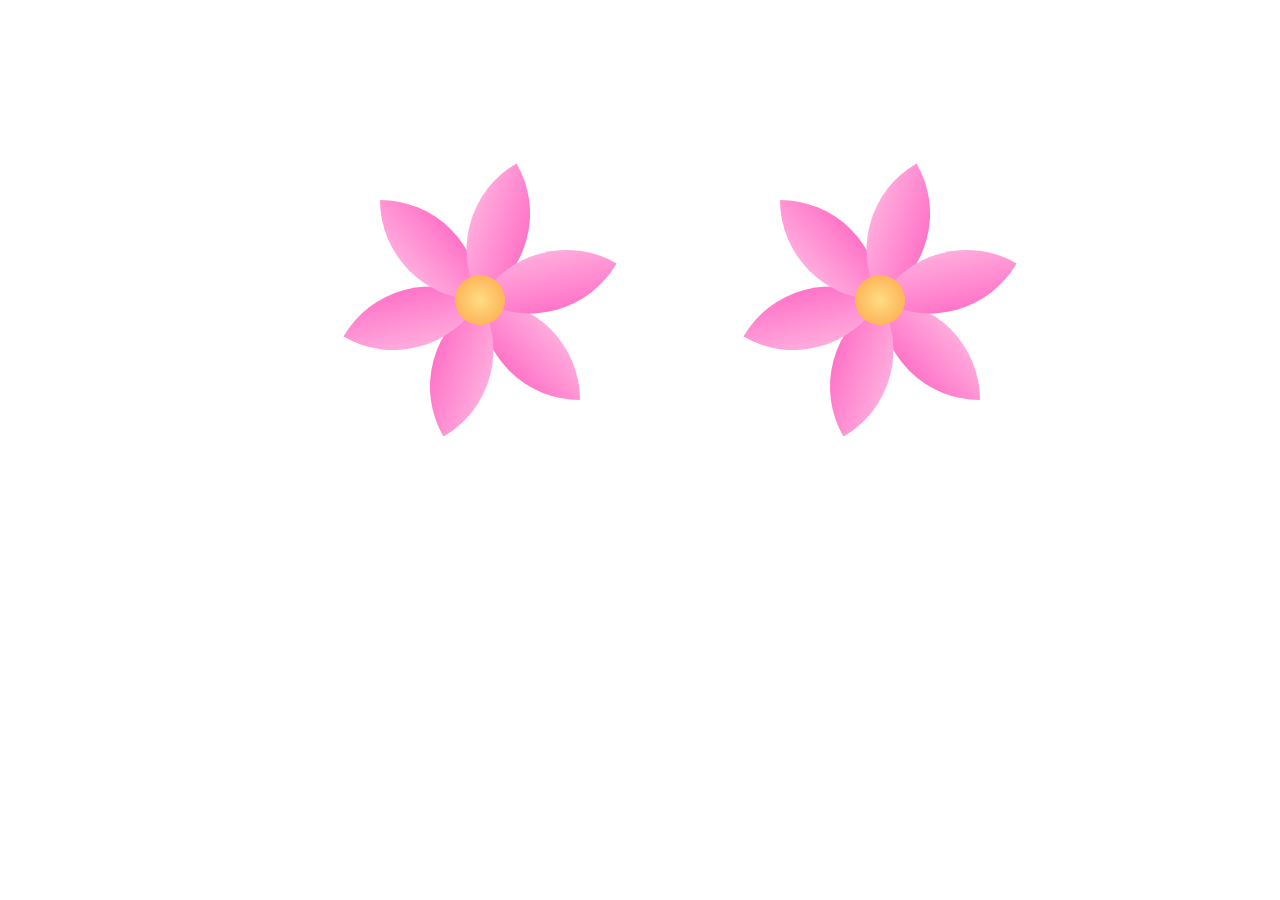
<file: MP08UF1008_ruizP_floreta/index.html>
<!DOCTYPE html>
<html lang="en">
<head>
    <meta charset="UTF-8">
    <meta name="viewport" content="width=device-width, initial-scale=1.0">
    <title>Floreta</title>
    <link rel="stylesheet" href="css/style.css">
</head>
<body>
    <div class="flor">
        <div class="petal primer"></div>
        <div class="petal segon"></div>
        <div class="petal tercer"></div>
        <div class="petal quart"></div>
        <div class="petal cinque"></div>
        <div class="petal sise"></div>
        <div class="cor"></div>
    </div>
    <div class="flor">
        <div class="petal primer"></div>
        <div class="petal segon"></div>
        <div class="petal tercer"></div>
        <div class="petal quart"></div>
        <div class="petal cinque"></div>
        <div class="petal sise"></div>
        <div class="cor"></div>
    </div>
</body>
</html>
</file>
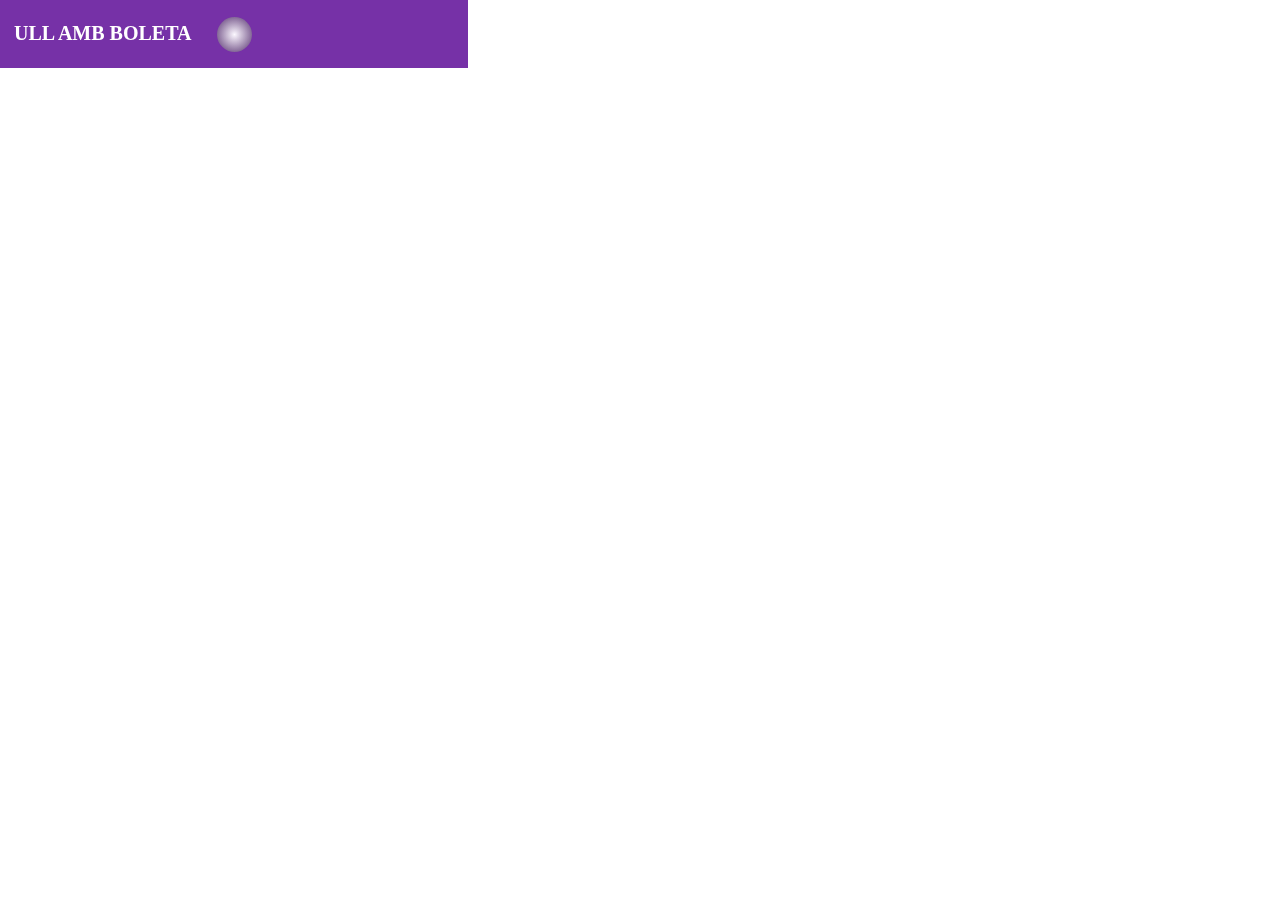
<file: banner/banner.html>
<!DOCTYPE html>
<html>

<head>
  <meta charset="utf-8">
  <title>banner</title>
  <meta name="generator" content="Google Web Designer 16.1.0.0530">
  <meta name="template" content="Expandable 3.0.0">
  <meta name="viewport" content="width=device-width, initial-scale=1.0">
  <link href="gwdpage_style.css" rel="stylesheet" data-version="13" data-exports-type="gwd-page">
  <link href="gwdpagedeck_style.css" rel="stylesheet" data-version="14" data-exports-type="gwd-pagedeck">
  <style id="gwd-lightbox-style">
    .gwd-lightbox {
      overflow: hidden;
    }
  </style>
  <style id="gwd-text-style">
    p {
      margin: 0px;
    }
    h1 {
      margin: 0px;
    }
    h2 {
      margin: 0px;
    }
    h3 {
      margin: 0px;
    }
  </style>
  <style>
    html, body {
      width: 100%;
      height: 100%;
      margin: 0px;
    }
    .gwd-page-container {
      position: relative;
      width: 100%;
      height: 100%;
    }
    .gwd-page-content {
      background-color: transparent;
      transform: perspective(1400px) matrix3d(1, 0, 0, 0, 0, 1, 0, 0, 0, 0, 1, 0, 0, 0, 0, 1);
      transform-style: preserve-3d;
      position: absolute;
    }
    .gwd-page-content * {
      transform-style: preserve-3d;
    }
    .gwd-page-wrapper {
      background-color: rgb(255, 255, 255);
      position: absolute;
      transform: translateZ(0px);
    }
    .page1-content {
      width: 550px;
      height: 400px;
    }
    .gwd-div-1klg {
      height: 68px;
      width: 468px;
    }
    .gwd-page-ure5 {
      height: 68px;
      width: 468px;
      background-image: none;
      background-color: rgb(118, 49, 167);
    }
    .gwd-h1-pqdn {
      position: absolute;
      left: 14px;
      font-size: 20px;
      transform-origin: 50% 50% 0px;
      font-family: Tahoma;
      color: rgb(255, 255, 255);
      height: 25px;
      width: 180px;
      top: 22px;
    }
    .gwd-div-7b3d {
      position: absolute;
      border-radius: 50%;
      background-image: -webkit-radial-gradient(center center, circle cover, rgb(252, 248, 255) 0%, rgb(81, 43, 107) 100%);
      transform-origin: 18.25px 18.091px 0px;
      width: 35px;
      height: 35px;
      left: 217px;
      top: 17px;
      transform: translate3d(0px, 0px, 0px);
    }
    @keyframes gwd-gen-hqvvgwdanimation_gwd-keyframes {
      0% {
        transform: translate3d(0px, 0px, 0px);
        animation-timing-function: linear;
      }
      21.0526% {
        transform: translate3d(101px, -17px, 0px);
        animation-timing-function: linear;
      }
      42.1053% {
        transform: translate3d(216px, 16px, 0px);
        animation-timing-function: linear;
      }
      63.1579% {
        transform: translate3d(97px, 16px, 0px);
        animation-timing-function: linear;
      }
      78.9474% {
        transform: translate3d(156px, -18px, 0px);
        animation-timing-function: linear;
      }
      100% {
        transform: translate3d(0px, 0px, 0px);
        animation-timing-function: linear;
      }
    }
    #page1.gwd-play-animation .gwd-gen-hqvvgwdanimation {
      animation: 3.8s linear 0s 1 normal forwards running gwd-gen-hqvvgwdanimation_gwd-keyframes;
    }
  </style>
  <script data-source="gwd_webcomponents_v1_min.js" data-version="2" data-exports-type="gwd_webcomponents_v1" src="gwd_webcomponents_v1_min.js"></script>
  <script data-source="gwdpage_min.js" data-version="13" data-exports-type="gwd-page" src="gwdpage_min.js"></script>
  <script data-source="gwdpagedeck_min.js" data-version="14" data-exports-type="gwd-pagedeck" src="gwdpagedeck_min.js"></script>
</head>

<body class="document-body">
  <gwd-pagedeck class="gwd-page-container" id="pagedeck">
    <gwd-page id="page1" class="gwd-page-wrapper page1-content gwd-lightbox gwd-page-ure5" data-gwd-width="468px" data-gwd-height="68px">
      <div class="gwd-page-content page1-content gwd-div-1klg">
        <h1 class="gwd-h1-pqdn">ULL AMB BOLETA</h1>
        <div class="gwd-div-7b3d gwd-gen-hqvvgwdanimation"></div>
      </div>
    </gwd-page>
  </gwd-pagedeck>
  <script type="text/javascript" id="gwd-init-code">
    (function() {
      document.body.style.opacity = "0";
      var pageDeck = document.getElementById('pagedeck');
      /**
       * Handles the DOMContentLoaded event. The DOMContentLoaded event is
       * fired when the document has been completely loaded and parsed.
       */

      function handleDomContentLoaded(event) {}

      /**
       * Handles the WebComponentsReady event. This event is fired when all
       * custom elements have been registered and upgraded.
       */
      function handleWebComponentsReady(event) {
        document.body.style.opacity = "";
        requestAnimationFrame(function() {
          setTimeout(function() {
            pageDeck.goToPage(pageDeck.getDefaultPage().id);
          }, 1);
        });
      }

      window.addEventListener('DOMContentLoaded',
        handleDomContentLoaded, false);
      window.addEventListener('WebComponentsReady',
        handleWebComponentsReady, false);
    })();
  </script>
</body>

</html>
</file>
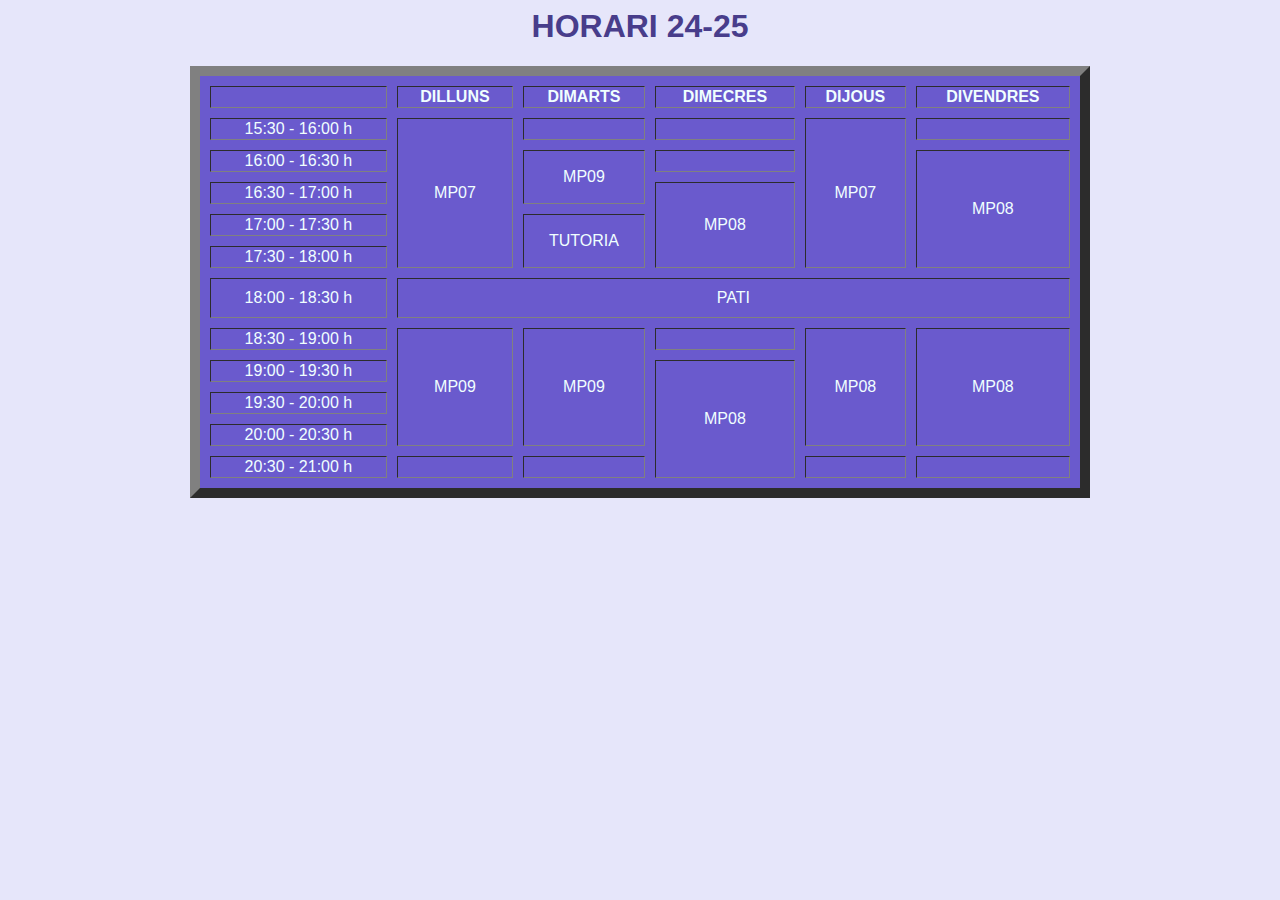
<file: MP08UF1002_ruizP_calendari/calendari.html>
<html>
    <head>
        <title> Calendari</title>
        <!--head= info cabezara metadatos-->
    </head>
    <body bgcolor="Lavender" >
        <h1 align="center" style="font-family: 'Gill Sans', 'Gill Sans MT', Calibri, 'Trebuchet MS', sans-serif; color: darkslateblue; ">HORARI 24-25</h1>

        <table border="10" cellspacing="10" align="center" bgcolor="SlateBlue" width="900px" style="font-family: 'Gill Sans', 'Gill Sans MT', Calibri, 'Trebuchet MS', sans-serif; color: azure;">
            <!--fila1>casella+casella+casella / tr= tableRow td= table division-->
           
            <tr align="center">
                <td></td>
                <th>DILLUNS</th>
                <th>DIMARTS</th>
                <th>DIMECRES</th>
                <th>DIJOUS</th>
                <th>DIVENDRES</th>
            </tr>
            <tr align="center"> 
                <td>15:30 - 16:00 h</td>
                <td rowspan="5">MP07</td>
                <td></td>
                <td></td>
                <td rowspan="5">MP07</td>
                <td></td>
            </tr>
            <tr align="center">
                <td>16:00 - 16:30 h</td>
                <td rowspan="2">MP09</td>
                <td></td>
                <td rowspan="4">MP08</td> 
            </tr>
            <tr align="center">
                <td>16:30 - 17:00 h</td>
                <td rowspan="3">MP08</td> 
            </tr>
            <tr align="center">
                <td>17:00 - 17:30 h</td>
                <td rowspan="2">TUTORIA</td>
            <tr align="center"> 
                <td>17:30 - 18:00 h</td>
            </tr>
            <tr align="center" height="40px">
                <td>18:00 - 18:30 h</td>
                <td colspan="5">PATI</td>           
            </tr> 
            <tr align="center">
                <td>18:30 - 19:00 h</td>
                <td rowspan="4">MP09</td>
                <td rowspan="4">MP09</td>
                <td></td>
                <td rowspan="4">MP08</td>
                <td rowspan="4">MP08</td>
            </tr>
            <tr align="center">
                <td>19:00 - 19:30 h</td>
                <td rowspan="4">MP08</td>
            </tr>
            <tr align="center">
                <td>19:30 - 20:00 h</td>
            </tr>
            <tr align="center">
                <td>20:00 - 20:30 h</td>
            </tr>
            <tr align="center">
                <td>20:30 - 21:00 h</td>
                <td></td>
                <td></td>
                <td></td>
                <td></td>
            </tr>
        </table>
    </body>
</html>
</file>
<file: MP08UF01009_ruizP_careta/css/style.css>
*{
    margin: 0;
    padding: 0;
    position: relative;
}
body{
    height: 1000px;
    background: rgb(228,174,238);
    background: linear-gradient(-45deg, #ee7752, #e73c7e, #23a6d5, #23d5ab);
	background-size: 400% 400%;
	animation: gradient 15s ease infinite;
	height: 100vh;
}
/*---------------------CARA---------------------*/
.cara{
    width: 500px;
    height: 650px;
    background: #f8dacf;
    border-radius: 100% / 60% 60% 110% 110%;
    border: 5px solid #753d3d;
    margin: 0 auto;
    z-index: 50;
}
.cabell{
    height: 200px;
}
.front{
    height: 280px;
    text-align: center;
}
.ceja{
    height: 110px;
    width: 140px;
    clip-path: polygon(44% 40%, 81% 45%, 100% 60%, 76% 55%, 44% 55%, 0% 60%, 8% 45%);    
    background: rgb(73, 60, 60);
    display: inline-block;
    margin: 40px 50px;
    transform: rotate(-3deg);
    top: 200px;
}
.cj1{
    transform:rotate(3deg)scaleX(-1);
}
.mirada{
    height: 100px;
    text-align: center;
}
.eyeliner{
    width: 140px;
    height: 120px;
    clip-path: polygon(78% 15%, 99% 20%, 86% 28%, 71% 25%, 52% 22%, 32% 24%, 3% 39%, 13% 28%, 26% 18%, 49% 12%);
    background: black;
    display: inline-block;
    margin: 30px 50px;
    z-index: 100;
    /*clip-path: polygon(65% 45%, 79% 50%, 99% 62%, 81% 70%, 58% 58%, 39% 51%, 52% 44%);*/
}
.e1{
    transform: scaleX(-1);
}
.pestanyes{
    bottom:459px;
}
.pestanya{
    width: 15px;
    height: 35px;
    clip-path: polygon(80% 7%, 100% 50%, 58% 44%, 1% 45%);
    background: black;
    display: inline-block;
    z-index: 110;
    margin: -4px 95px;
}
.el2{
    transform: scaleX(-1);
}
.ull{
    height: 100px;
    width: 118px;
    background: rgb(255,252,249);
    background: linear-gradient(0deg, rgba(255,252,249,1) 67%, rgba(196,188,189,1) 100%);
    clip-path: polygon(0 48%, -6% 56%, 24% 18%, 70% 19%, 103% 31%, 110% 38%, 87% 71%, 75% 77%, 32% 78%, 21% 72%); border-radius: 50%;
    transform: rotate(10deg);
    display: inline-block;
    margin: 10px 65px;
    z-index: 90;
    bottom: 160px;
}
.u2{
    transform: scaleX(-1) rotate(10deg);
}
.mirada .ull .iris{
    height: 67px;
    width: 67px;
    background: black;
    border-radius: 100%;
    margin: 13px 30px;
}
.pupila{
    height: 30px;
    width: 30px;
    margin: 0 auto;
    background: black;
    border-radius: 100%;
    bottom: -17px;
}
.linOjo{
    width: 70px;
    height: 70px;
    border-radius: 100%;
    box-shadow: 20px 50px black;
    right: 20px;
}
.brilloOjo{
    height: 8px;
    width: 12px;
    border-radius: 100%;
    background: white;
    margin: 0 auto;
    top: 5px;
    left: 10px;
}
/*.star{
    height: 35px;
    width: 35px;
    margin: 0 auto;
    bottom: 5px;
    background: #ff6ef8;
    clip-path: polygon(50% 0%, 61% 35%, 100% 47%, 61% 60%, 51% 98%, 38% 59%, 0 48%, 37% 35%);
}*/
.bo1{
    left: -14px;
}
.brilloIris{
    height: 20px;
    width: 35px;
    border-radius: 100%;
    margin: 0 auto;
    background: #624638;
    top: 35px;
} 
/*.reflex{
    height: 25px;
    width: 25px;
    border-radius: 100%;
    margin: 0 auto;
    background: transparent;
    box-shadow: 10px 0px 20px 0px rgb(148, 135, 200);
}*/
.nas{
    background: rgb(87, 41, 41);
    width: 3px;
    height: 30px;
    margin: 0 auto;
    bottom: 80px;

}
.parpado{
    width: 110px;
    height: 60px;
    margin: 30px 65px;
    background:transparent;
    display: inline-block;
    z-index: 60;
    bottom: 296px;
    box-shadow: 0px -4px 0px 0px rgb(255, 182, 182);
    border-radius: 100%;
    transform: rotate(15deg);
}
.pinferior{
    width: 50px;
    height: 2px;
    border-radius: 50%;
    box-shadow: 0px 2px 0px 0px #833a3a;
    display: inline-block;
    margin: 30px 85px;
    z-index: 90;
    bottom: 352px;
}
.ip2{
    transform: scaleX(-1);
}
.p2{
    transform: scaleX(-1) rotate(15deg);
}
.nassdw{
    width: 40px;
    height: 40px;
    border-radius: 100%;
    box-shadow: 0px 50px 20px rgb(255, 203, 203);
    bottom: 70px;
    right: 20px;
}
.boca{
    height: 198px;
}
/*----ORELLES----*/
.orella{
    background: #f8dacf;
    width: 100px;
    height: 170px;
    border-radius: 100px 90px 0px 200px;
    right: 80px;
    bottom: 90px;
    transform: rotate(-5deg);
    display: inline-block;
    z-index: 30;
}
.o2{
    transform: scaleX(-1) rotate(-5deg);
    left: 375px;
}
.interiororella{
    width: 60px;
    height: 90px;
    border-radius: 100px 100px 0px 200px;
    box-shadow: 0px -5px 0px 0px rgb(131, 58, 58);
    margin: 0 20px;
}
.io2{
    bottom: -35px;
}
.io4{
    bottom: -15px;
    left: 35px;
    transform: rotate(-25deg);
    width: 40px;
}
/*----BOCA----*/
.toplip{
    width: 110px;
    height: 20px;
    background-color: transparent;
    /*clip-path: polygon(52% 27%, 75% 26%, 88% 35%, 100% 49%, 76% 49%, 50% 50%, 26% 49%, 0 48%, 13% 35%, 27% 26%);*/
    border-radius: 100%;
    box-shadow: 0px 4px 0px 0px rgb(131, 58, 58);
    margin: 0 auto;
    bottom: 45px;
}
.brilloBoca{
    width: 10px;
    height: 5px;
    margin: 0  auto;
    bottom: 30px;
    background: white;
    border-radius: 100%;
}
.barbeta{
    width: 150px;
    height: 120px;
    clip-path: polygon(50% 27%, 0 0, 100% 0);
    background: rgb(243, 220, 212);
    margin: 0 auto;
    bottom: 150px;
    z-index: 50;
}
.b2{
    background: #753d3d;
    bottom: 265px;
    z-index: 40;
}
/*---------------------CUELLO---------------------*/
.coll{
    width: 400px;
    height: 175px;
    clip-path: polygon(26% 6%, 75% 6%, 72% 33%, 75% 100%, 25% 100%, 29% 33%);
    background:#f8dacf;
    margin: 0 auto;
    bottom: 70px;
    z-index: 10;
}
.sdwColl{
    width: 300px;
    height: 130px;
    background: #f5c6c6;
    margin: 0 auto;
    clip-path: polygon(50% 76%, 100% 38%, 100% 0, 0 0, 0% 38%);
    top: 30px;
}
/*.samarreta{
    height: 400px;
    width: 750px;
    background: #808000;
    margin: 0 auto;
    bottom: 4130px;
    border-radius: 200px 200px 0 0; 
}*/
.s1{
    width: 460px;
    height: 450px;
    background: #f8dacf;
    clip-path: polygon(20% 0%, 80% 0%, 100% 100%, 0% 100%);
    bottom: 4145px;
    margin: 0 auto;
    z-index: 20;
}
.s2{
    height: 450px;
    width: 877px;
    background: #47434e;
    margin: 0 auto;
    bottom: 4595px;
    border-radius: 260px 260px 0 0; 
    z-index: 0;
}
.s3{
    clip-path: polygon(50% 73%, 100% 38%, 100% 100%, 0 100%, 0% 38%);
    height: 590px;
    background: #47434e;
    margin: 0 auto;
    bottom: 130px;
}
.s4{
    width: 520px;
    height: 200px;
    background: #47434e;
    margin: 0 auto;
    bottom: 336px;
}

/*---------------------CABELL---------------------*/
.serrell{
    width: 820px;
    height: 600px;
    margin: 0 auto;
    z-index: 500;
    top: 400px;
}
.flequillo{
    z-index: 200;
    border-radius: 100%;
    background:#1d1111;
    margin: 0 auto;
} 
.f1{
    width: 200px;
    height: 280px;
    top: 300px;
    right: 220px;
    transform: rotate(20deg);
    box-shadow: 10px 5px 0 #1d1111;
}
.f2{
    width: 130px;
    height: 160px;
    top: 15px;
    right: 110px;
    transform: rotate(20deg);
}
.f3{
    width: 200px;
    height: 240px;
    bottom: 300px;
    right: 25px;
    transform: rotate(20deg);
}
.f4{
    width: 200px;
    height: 280px;
    bottom: 450px;
    left: 200px ;
    transform: rotate(-15deg);
}
.f5{
    width: 175px;
    height: 180px;
    bottom: 800px;
    left: 120px;   
}
.f6{
    width: 195px;
    height:275px;
    bottom: 1000px;
    right: 195px;
    transform: rotate(45deg);
}
.f7{
    width: 100px;
    height:100px;
    bottom: 995px;
    right: 152px;
    background: transparent;
    box-shadow: 10px 10px 0 #1d1111;
}
.f8{
    width: 70px;
    height:70px;
    bottom: 995px;
    right: 134px;
    background: transparent;
    box-shadow: -10px 10px 0 #1d1111;width: 85px;
}
.f9{
    width: 100px;
    height:100px;
    bottom: 1547px;
    left: 21px;
    background: transparent;
    box-shadow: 11px -12px 0 #1d1111;
}
.f10{
    width: 140px;
    height:180px;
    bottom: 1200px;
    right: 245px;
}
/*--PELO DETRÁS--*/
.pelo{
    border-radius: 100%;
    background:#1d1111;
    margin: 0 auto;
    z-index: -10px;
}
.c1{
    height: 950px;
    width: 815px;
    bottom: 750px;    
}
.c3{
    height: 250px;
    width: 250px;
    left: 355px;
    bottom: 1300px;
}
.c4{
    height: 310px;
    width: 285px;
    left: 365px;
    bottom: 1390px;
}
.c5{
    height: 282px;
    width: 327px;
    right: 95px;
    bottom: 2490px;
}
.c6{
    height: 300px;
    width: 350px;
    left: 95px;
    bottom: 2740px;
}
.c7{
    height: 400px;
    width: 350px;
    left: 222px;
    bottom: 2935px; 
}
.c8{
    height: 500px;
    width: 450px;
    left: 273px;
    bottom: 3200px; 
}
.c9{
    height: 400px;
    width: 350px;
    left: -280px;
    bottom: 3850px; 
}
.c10{
    height: 400px;
    width: 350px;
    left: -280px;
    bottom: 3940px; 
}
.c11{
    height: 245px;
    width: 232px;
    left: -350px;
    bottom: 4580px; 
    background: transparent;
    box-shadow: -15px -5px 0px #1d1111;
}

.cap{
    top:-350px;
}
/*-----------ANIMATIONS-----------*/
@keyframes gradient {
	0% {
		background-position: 0% 50%;
	}
	50% {
		background-position: 100% 50%;
	}
	100% {
		background-position: 0% 50%;
	}
}
@media screen and (max-width: 480px){
    .serrell{
        right: 140px;
    }
    .s2{
        right: 220px;
    }
    .coll{
        left: 25px;
    }
    .pelos{
        left: -100px;
    }
    #pruiz{
        top:-2050px;
        transform: scale(35%);
    }
}
</file>
<file: MP08UF02002_ruizP_photoshop/css/style.css>
*{
    margin: 0;
    padding: 0;
    position: relative;
}
.logo{
    margin: 50px auto;
    width:200px;
    height: 200px;
    text-align: center;
    border-radius: 25px;
    background: #1d2141;
    color: #34c5ff;
    font-size: 120px;
    font-weight: 800;
    font-family: sans-serif;
    line-height: 1.6;
}
.fil{
    width: 150px;
    height: 200px;
    margin: 10px;
    float: left;
}
.filtes, .fusions{
    margin: 0 auto;
    width: 850px;
    overflow: hidden;
}
h1{
    text-align: center;
    font-family: 'Lucida Sans', 'Lucida Sans Regular', 'Lucida Grande', 'Lucida Sans Unicode', Geneva, Verdana, sans-serif;
    margin: 40px 0 0 0;
}
h2{
    text-align: center;
    font-family: 'Lucida Sans', 'Lucida Sans Regular', 'Lucida Grande', 'Lucida Sans Unicode', Geneva, Verdana, sans-serif;
    font-size: 16px;
}
.imatge{
    height: 150px;
    width: 130px;
    background-image: url(../img/maduixa.png);
    background-size: cover;
    margin: auto;
}
.superposada{
    height: 150px;
    width: 130px;
    background-image: url(../img/naranjas.png);
    background-size: 90%;
    background-repeat: no-repeat;
    margin: auto;
}
/*-----FILTRES-----*/
.desenfoc .imatge{
    filter: blur(5px);
}
.lluminositat .imatge{
    filter: brightness(2);
}
.contrast .imatge{
    filter: contrast(200%);
}
.ombra .imatge{
    filter: drop-shadow( 5px 5px 5px #535353);
}
.grisos .imatge{
    filter: grayscale(80%);
}
.to-saturacio .imatge{
    filter: hue-rotate(45deg);
}
.invertir .imatge{
    filter: invert(75%);
}
.opacitat .imatge{
    filter: opacity(60%);
}
.saturacio .imatge{
    filter: saturate(200%);
}
.sepia .imatge{
    filter: sepia(70%);
}
/*-----FUSIONS-----*/
.multiplicar .superposada{
    mix-blend-mode: multiply;
}
.trama .superposada{
    mix-blend-mode: screen;
}
.aclarar .superposada{
    mix-blend-mode: lighten;
}
.superposar .superposada{
    mix-blend-mode: overlay;
}
.enfosquir .superposada{
    mix-blend-mode: darken;
}
.llumsuau .superposada{
    mix-blend-mode: soft-light;
}
.llumintensa .superposada{
    mix-blend-mode: hard-light;
}
.colorclar .superposada{
    mix-blend-mode: color-dodge;
}
.colorfosc .superposada{
    mix-blend-mode: color-burn;
}
.exclusio .superposada{
    mix-blend-mode: exclusion;
}
.diferencia .superposada{
    mix-blend-mode: difference;
}
.to .superposada{
    mix-blend-mode: hue;
}
.saturacio .superposada{
    mix-blend-mode: saturation;
}
.color .superposada{
    mix-blend-mode: color;
}
.brillantor .superposada{
    mix-blend-mode: luminosity;
}
/*------TIRADRORS-----*/
input{
    width: 130px;
    margin: 0 auto;
    accent-color: rgb(242, 65, 145);
}
input[type=range]{
    -webkit-appearance: none;
    background: transparent;
}
input[type=range]::-webkit-slider-thumb{
    -webkit-appearance: none;
    border: 2px solid #1d2141;
    height: 13px;
    width: 13px;
    border-radius: 50%;
    background: #1d2141;
    box-shadow: 1px 1px 1px grey;
    margin-top: -4px;
}
input[type=range]::-webkit-slider-runnable-track{
   width: 100%;
   height: 6px;
   cursor: pointer;
   background: #c2cddf;
   border-radius: 4px;
}
input[type=checkbox]{
    -webkit-appearance: none;
   width: 20px;
   height: 12px;
   border: 1px solid #1d2141;
   margin: 0 auto;
   border-radius: 6px;
}
input[type=checkbox]:before{
    content: "";
    display: block;
    width: 10px;
    height: 10px;
    background: #0080ff;
    border-radius: 50%;
}
input[type=checkbox]:checked::before{
    position: relative;
    left: 8px;
}
</file>
<file: MP08UF1005_ruizP_escacs/index.css>
.taulell{
            width: 800px;
            height: 800px;
            padding: 20px;
            margin: 0 auto;
            background-color: rgb(140, 90, 60);
            border-radius:1%;
            box-shadow: 10px 10px 30px rgb(119, 117, 120);
        }

        .contenidor{
            height: 100px;
            width: 800px;
            background-color: rgb(165, 93, 42);
            margin: 0 auto;
            padding: 0px;
        }
        .casella{
            width: 100px;
            height: 100px;
            background-color:ivory;
            background-image:linear-gradient(45deg, ivory, rgb(205, 205, 205));
            float: left;
        }
        .contenidor:nth-child(2n-1) .casella:nth-child(2n){
            background-color: black;
            background-image: linear-gradient(45deg, grey, black);
        }
        .contenidor:nth-child(2n) .casella:nth-child(2n-1){
            background-color: black;
            background-image: linear-gradient(45deg, grey, black);
        }
        .fitxa{
            height: 80px;
            width: 80px;
            margin: 10px auto;
            border-radius:50%;
            background-color: rgb(0, 0, 0);
            box-shadow: inset 5px 5px 30px rgb(6, 6, 6), 
                              1px 1px 5px rgb(42, 41, 42);
            transition: 1s;
        }
        .contenidor:nth-child(1) .fitxa:hover, .contenidor:nth-child(2) .fitxa:hover{
            position: relative;
            top: 100px;
        }
        .contenidor:nth-child(7) .fitxa:hover, .contenidor:nth-child(8) .fitxa:hover{
            position: relative;
            bottom: 100px;
        }
        .contenidor:nth-child(1) .fitxa, .contenidor:nth-child(2) .fitxa{
            background-color: rgb(47, 47, 47);
        }
        .contenidor:nth-child(7) .fitxa, .contenidor:nth-child(8) .fitxa{
            background-color: rgb(235, 235, 235);
        }
</file>
<file: MP08UF1006_ruizP_watchmen/fons.css>
html{
    height: 100%;
}
body {
    text-align: center;
    background-image: linear-gradient(132deg, rgba(253,112,136,1) 3%, rgba(255,211,165,1) 100%);
}
img{
    width: 10%;
}
</file>
<file: MP08UF1006_ruizP_watchmen/print.css>
html{
    height: 100%;
}
body {
    background-color: white;
}
img{
    width: 10%;

}
img:nth-child(1){
    position: absolute;
    left: 19mm;
    top:10mm;
    height: 90mm;
    width: 57mm;
}
img:nth-child(2){
    position: absolute;
    left: 78mm;
    top:10mm;
    height: 90mm;
    width: 57mm;
}
img:nth-child(3){
    position: absolute;
    left: 136mm;
    top:10mm;
    height: 90mm;
    width: 57mm;
}
img:nth-child(4){
    position: absolute;
    left: 19mm;
    top:102mm;
    height: 90mm;
    width: 57mm;
}
img:nth-child(5){
    position: absolute;
    left: 78mm;
    top:102mm;
    height: 90mm;
    width: 57mm;
}
img:nth-child(6){
    position: absolute;
    left: 136mm;
    top:102mm;
    height: 90mm;
    width: 57mm;
}
img:nth-child(7){
    position: absolute;
    left: 19mm;
    top:194mm;
    height: 90mm;
    width: 57mm;
}
img:nth-child(8){
    position: absolute;
    left: 78mm;
    top:194mm;
    height: 90mm;
    width: 57mm;
}
img:nth-child(9){
    position: absolute;
    left: 136mm;
    top: 194mm;
    height: 90mm;
    width: 57mm;
}
</file>
<file: MP08UF1007_ruizP_ifpagram/css/style.css>
:root {
    --colorito: green;
    --colorita: blue;
  }

body{
    font-family: Roboto, Arial, Arial, Helvetica, sans-serif;
}
header{
    height: 180px;
}
nav{
    height: 180px;
}
article{
    overflow: hidden;
    background-color: random(green, orange);
}
.contenidor{
    width: 1716px;
    margin: 0px auto;
    overflow: hidden;
    text-align: center;
}
.entrada{
    width: 536px;
    height: 620px;
    margin: 18px;
    float: left;
}
.reaccions{
    height: 84px;
}
.circulo{
    background-color: wheat;
    width: 80px;
    height: 80px;
    border-radius: 50%;
    margin: 28px;
    display: inline-block;
    padding: 10px;
    border: solid 5px white;
    box-shadow: 0px 0px 10px purple;

    background-image: url(../img/fotoPerfil.jpg);
    background-size: 100%;
    background-repeat: no-repeat;
    opacity: 100%;
}
.circulo::after{
    content:"+";
    display: block;
    background-color: crimson;
    width: 30px;
    height: 30px;
    border-radius: 50%;
    color: azure;
    font-size: 32px;
    border: solid 5px white;
    position: relative;
    top: 55px;
    left: 60px;
}
.circulo:hover{
    opacity: 80%;
}
/* _______________ELEMENTS ARTICLE_______________*/
.fotoautor{
    height: 35px;
    width: 35px;
    border-radius: 50%;
    background-image: url(../img/fotoPerfil.jpg);
    background-size: 100%;
    background-repeat: no-repeat;
    margin: 10px;
    padding: 10px;
    border: solid 5px white;
    box-shadow: 0px 0px 10px purple;
    float: left;
}
.autor{
    width: 268px;
    height: 40px;
    line-height: 40px;
    font-weight: 700;
    font-size: 22px;
}
.moment{
    width: 268px;
    color: dimgrey;
    font-size: 20px;
}
.esquerra{
    width: 50%;
    margin: 0;
    float: left;
}
.dreta{
    width: 50%;
    margin: 0;
    float: right;
}
.comentari{
    width: 180px;
    height: 40px;
    line-height: 40px;
    font-weight: 700;
    font-size: 20px;
    float: left;
}
.like{
    height: 30px;
    width: 30px;
    margin-top: 5px;
    float: left;
}
.mes{
    height: 40px;
    width: 40px;
    float: left;
    line-height: 30px;
    font-weight: 700;
    font-size: 24px;
}
svg:hover{
    fill: crimson;
    size: 50px;
}
/* _______________ELEMENTS HEADER_______________*/
.home{
    width: 220px;
    height: 45px;
    background-size: auto;
    background-repeat: no-repeat;
    background-image: url(../img/ifpagram_09.jpg);
    margin: 50px 0 0 0;
    display: inline-block;
}

.menu{
    width: 220px;
    height: 45px;
    margin: 50px 520px 0 520px;
    display: inline-block;
}
.menu li{
    width: 32px;
    height: 32px;
    margin: 3px 8px;
    display: inline-block;
    background-image: url(../img/ifpagram_12.jpg);
}
.menu .inici{
    background-position: -10px -2px;
}
.menu .cerca{
    background-position: -95px -2px; /*horizontal- vertical*/
}
.menu .reels{
    background-position: -177px -2px;
}
.menu .favorits{
    background-position: -262px -2px;
}
.perfil{
    width: 220px;
    height: 45px;
    margin: 50px 0 0 0;
    display: inline-block;
}
.perfil li{
    width: 32px;
    height: 32px;
    margin: 3px 8px;
    display: inline-block;
}
.perfil .send{
    width: 35px;
    height: 35px;
    margin: 3px 8px;
    display: inline-block;
    background-image: url(../img/ifpagram_02.png);
    background-color: aliceblue;
}
.perfil .myprofile{
    height: 40px;
    width: 40px;
    border-radius: 50%;
    background-image: url(../img/fotoPerfil.jpg);
    background-size: 100%;
    background-repeat: no-repeat;
}
</file>
<file: MP08UF1008_ruizP_floreta/css/style.css>
.petal{
    width: 100px;
    height: 100px;
    background: rgb(255,77,184);
    background: linear-gradient(48deg, rgba(255,77,184,1) 0%, rgba(255,210,237,1) 100%);
    border-radius: 0px 100px;
    position: absolute;
    top: 100px;
    left: 100px;
    transform-origin: top left;
}
.primer{
    transform: rotate(0deg);
}
.segon{
    transform: rotate(60deg);
}
.tercer{
    transform: rotate(120deg);
}
.quart{
    transform: rotate(180deg);
}
.cinque{
    transform: rotate(240deg);
}
.sise{
    transform: rotate(300deg);
}
.flor{
    width: 200px;
    height: 200px;
    position: absolute;
}
.flor:first-child{
    top: 200px;
    right: 300px;
}
.flor:last-child{
    top: 200px;
    right: 700px;
}
   
.flor:hover{
    animation: girasol 2s infinite linear;
}

.cor{
    width: 50px;
    height: 50px;
    background: rgb(255,220,133);
    background: radial-gradient(circle, rgba(255,220,133,1) 0%, rgba(252,166,70,1) 100%);
    border-radius: 50px;
    position: absolute;
    top: 75px;
    left: 75px;
}
@keyframes girasol{
    0%{
        transform:rotate(0deg);

    }
    100%{
        transform:rotate(360deg);
    }
}
</file>
<file: banner/gwdpage_style.css>
gwd-page{display:block}.gwd-inactive{visibility:hidden}
</file>
<file: banner/gwdpagedeck_style.css>
.gwd-pagedeck{position:relative;display:block}.gwd-pagedeck>.gwd-page.transparent{opacity:0}.gwd-pagedeck>.gwd-page{position:absolute;top:0;left:0;transition-property:transform,opacity}.gwd-pagedeck>.gwd-page.linear{transition-timing-function:linear}.gwd-pagedeck>.gwd-page.ease-in{transition-timing-function:ease-in}.gwd-pagedeck>.gwd-page.ease-out{transition-timing-function:ease-out}.gwd-pagedeck>.gwd-page.ease{transition-timing-function:ease}.gwd-pagedeck>.gwd-page.ease-in-out{transition-timing-function:ease-in-out}.ease *,.ease-in *,.ease-in-out *,.ease-out *,.linear *{transform:translateZ(0)}
</file>
